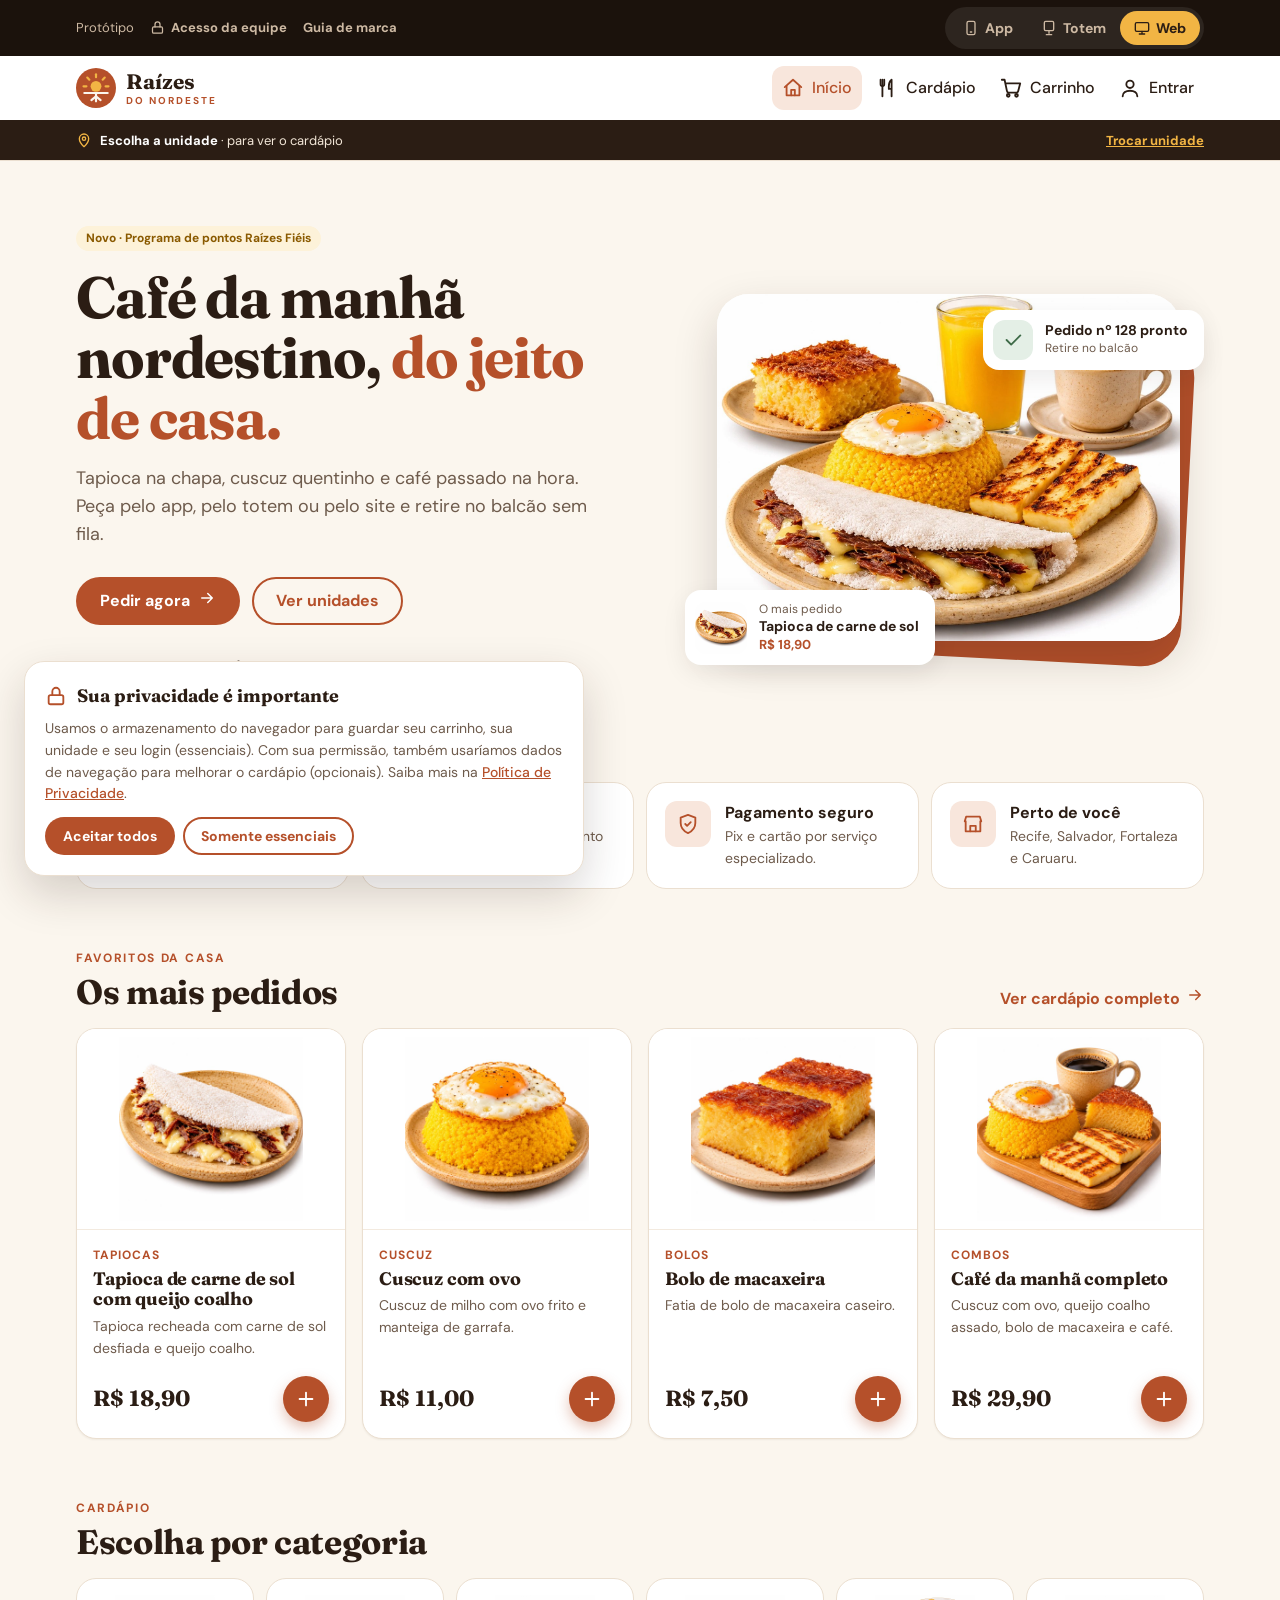
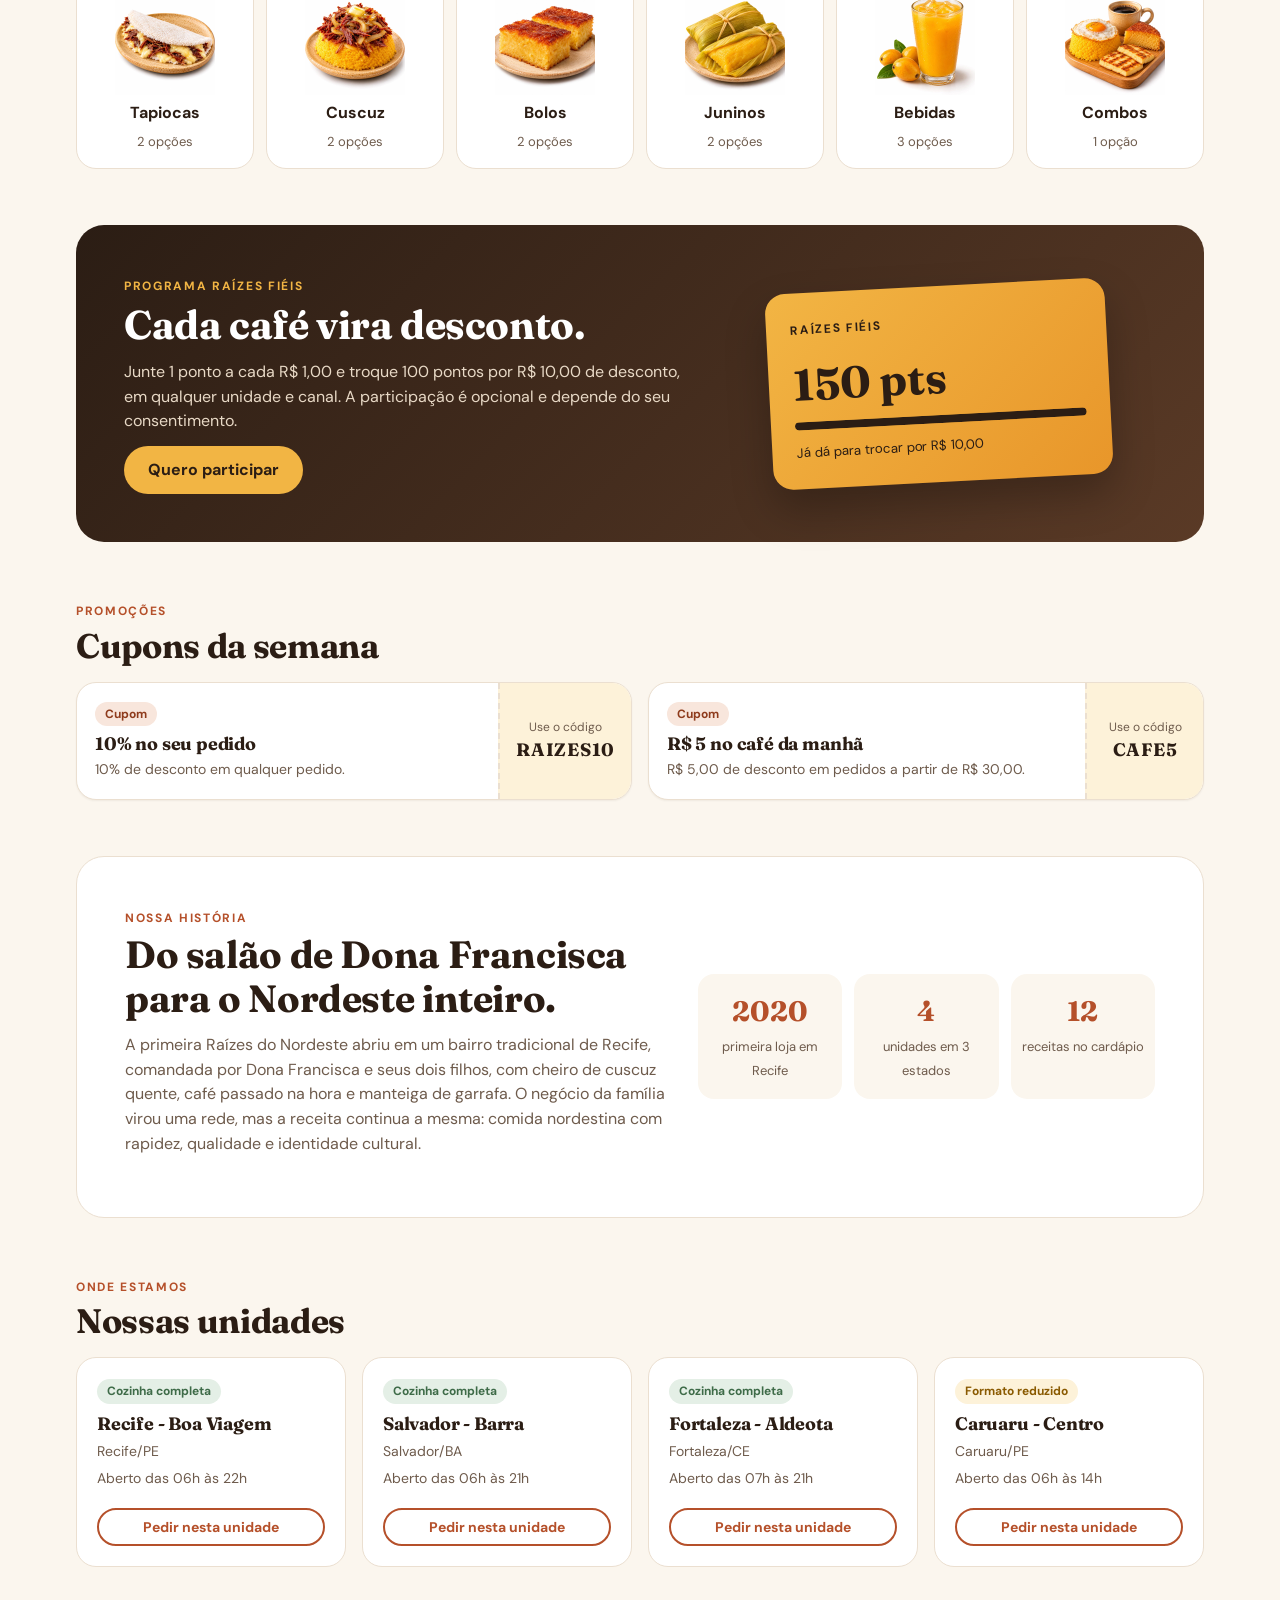
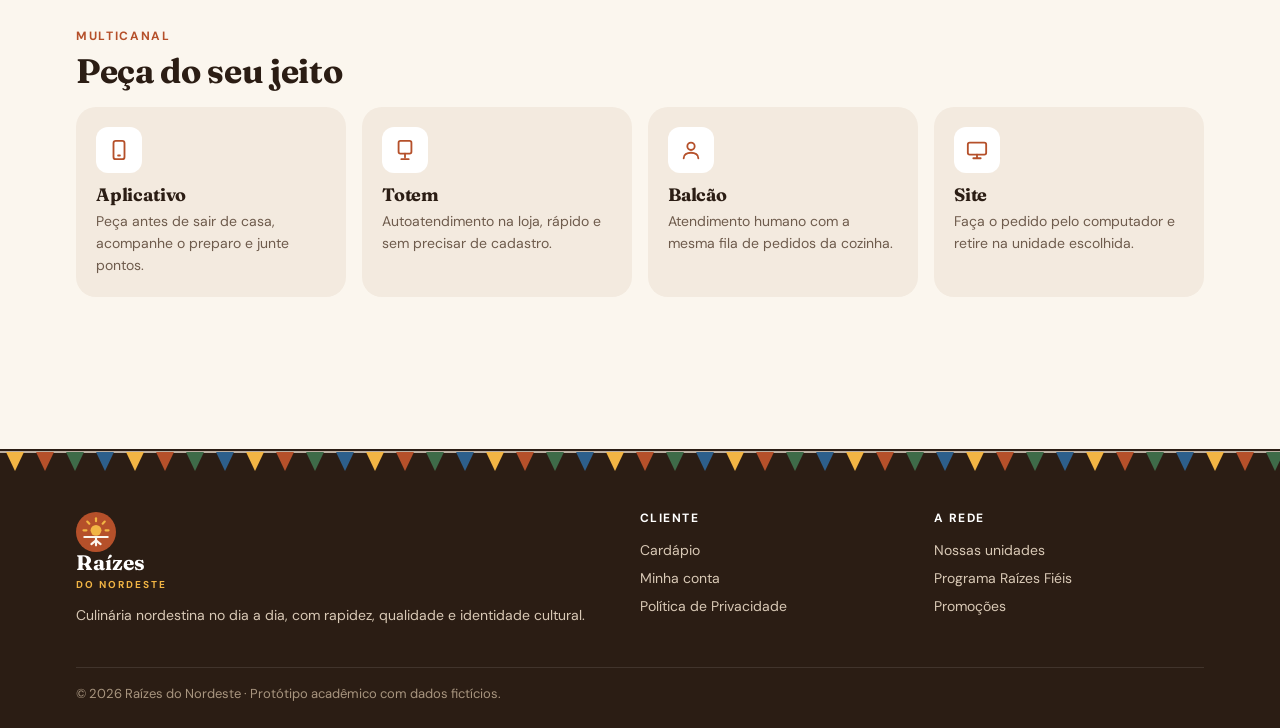
<file: index.html>
<!DOCTYPE html>
<html lang="pt-BR">
<head>
  <meta charset="UTF-8">
  <meta name="viewport" content="width=device-width, initial-scale=1.0">
  <meta name="description" content="Tapioca, cuscuz, bolos e café nordestino. Peça pelo app, totem ou site e retire na loja sem fila.">
  <meta name="theme-color" content="#B5502A">
  <title>Raízes do Nordeste</title>
  <link rel="icon" href="img/logo.svg" type="image/svg+xml">
  <link rel="preconnect" href="https://fonts.googleapis.com">
  <link rel="preconnect" href="https://fonts.gstatic.com" crossorigin>
  <link rel="stylesheet" href="https://fonts.googleapis.com/css2?family=DM+Sans:wght@400;500;700&family=Fraunces:opsz,wght@9..144,600;9..144,700&display=swap">
  <link rel="stylesheet" href="css/style.css?v=14">
</head>
<body>
  <header id="cabecalho"></header>

  <main class="container pagina">

    <!-- Hero -->
    <section class="hero-loja">
      <div class="hero-texto">
        <span class="selo selo-sol">Novo · Programa de pontos Raízes Fiéis</span>
        <h1>Café da manhã nordestino, <span>do jeito de casa.</span></h1>
        <p>Tapioca na chapa, cuscuz quentinho e café passado na hora. Peça pelo app, pelo totem ou pelo site e retire no balcão sem fila.</p>
        <div class="hero-botoes">
          <button class="botao" onclick="irParaCardapio()">Pedir agora <span data-icone="seta"></span></button>
          <a href="#unidades" class="botao botao-secundario">Ver unidades</a>
        </div>
        <div class="hero-numeros">
          <div><strong>~10 min</strong><span>para retirar</span></div>
          <div><strong>4 lojas</strong><span>em 3 estados</span></div>
          <div><strong>3 canais</strong><span>app, totem e site</span></div>
        </div>
      </div>

      <div class="hero-vitrine">
        <div class="hero-foto">
          <img src="img/fotos/hero.jpg" alt="Café da manhã nordestino com tapioca, cuscuz, bolo e café">
        </div>
        <div class="flutuante flutuante-status">
          <span class="icone-caixa" data-icone="check"></span>
          <div><strong>Pedido nº 128 pronto</strong><small>Retire no balcão</small></div>
        </div>
        <div class="flutuante flutuante-produto">
          <img src="img/fotos/tapioca-carne.jpg" alt="">
          <div><small>O mais pedido</small><strong>Tapioca de carne de sol</strong><span class="preco-mini">R$ 18,90</span></div>
        </div>
      </div>
    </section>

    <!-- Benefícios -->
    <section class="beneficios">
      <div class="beneficio">
        <span class="icone-caixa" data-icone="relogio"></span>
        <div><strong>Retirada sem fila</strong><p>Peça antes e só busque no balcão.</p></div>
      </div>
      <div class="beneficio">
        <span class="icone-caixa" data-icone="estrela"></span>
        <div><strong>Ganhe pontos</strong><p>Cada R$ 1,00 vira 1 ponto de desconto.</p></div>
      </div>
      <div class="beneficio">
        <span class="icone-caixa" data-icone="escudo"></span>
        <div><strong>Pagamento seguro</strong><p>Pix e cartão por serviço especializado.</p></div>
      </div>
      <div class="beneficio">
        <span class="icone-caixa" data-icone="loja"></span>
        <div><strong>Perto de você</strong><p>Recife, Salvador, Fortaleza e Caruaru.</p></div>
      </div>
    </section>

    <!-- Mais pedidos -->
    <section class="secao">
      <div class="secao-cabecalho">
        <div>
          <span class="sobretitulo">Favoritos da casa</span>
          <h2 class="titulo-secao">Os mais pedidos</h2>
        </div>
        <a href="#" class="link-seta" onclick="irParaCardapio(); return false;">Ver cardápio completo <span data-icone="seta"></span></a>
      </div>
      <div id="listaDestaques" class="grade-produtos"></div>
    </section>

    <!-- Categorias -->
    <section class="secao">
      <div class="secao-cabecalho">
        <div>
          <span class="sobretitulo">Cardápio</span>
          <h2 class="titulo-secao">Escolha por categoria</h2>
        </div>
      </div>
      <div id="listaCategorias" class="categorias"></div>
    </section>

    <!-- Fidelidade -->
    <section class="banner-fidelidade">
      <div>
        <span class="sobretitulo">Programa Raízes Fiéis</span>
        <h2>Cada café vira desconto.</h2>
        <p>Junte 1 ponto a cada R$ 1,00 e troque 100 pontos por R$ 10,00 de desconto, em qualquer unidade e canal.
        A participação é opcional e depende do seu consentimento.</p>
        <a href="cadastro.html" class="botao botao-sol">Quero participar</a>
      </div>
      <div class="cartao-pontos" aria-hidden="true">
        <span>Raízes Fiéis</span>
        <strong>150 pts</strong>
        <div class="barra-progresso"><div style="width: 100%;"></div></div>
        <small>Já dá para trocar por R$ 10,00</small>
      </div>
    </section>

    <!-- Promoções -->
    <section class="secao">
      <div class="secao-cabecalho">
        <div>
          <span class="sobretitulo">Promoções</span>
          <h2 class="titulo-secao">Cupons da semana</h2>
        </div>
      </div>
      <div id="listaPromocoes" class="grade-promocoes"></div>
    </section>

    <!-- História -->
    <section class="historia">
      <div>
        <span class="sobretitulo">Nossa história</span>
        <h2>Do salão de Dona Francisca para o Nordeste inteiro.</h2>
        <p>A primeira Raízes do Nordeste abriu em um bairro tradicional de Recife, comandada por Dona Francisca e seus dois filhos,
        com cheiro de cuscuz quente, café passado na hora e manteiga de garrafa. O negócio da família virou uma rede,
        mas a receita continua a mesma: comida nordestina com rapidez, qualidade e identidade cultural.</p>
      </div>
      <div class="historia-numeros">
        <div><strong>2020</strong><span>primeira loja em Recife</span></div>
        <div><strong>4</strong><span>unidades em 3 estados</span></div>
        <div><strong>12</strong><span>receitas no cardápio</span></div>
      </div>
    </section>

    <!-- Unidades -->
    <section class="secao" id="unidades">
      <div class="secao-cabecalho">
        <div>
          <span class="sobretitulo">Onde estamos</span>
          <h2 class="titulo-secao">Nossas unidades</h2>
        </div>
      </div>
      <div id="listaUnidades" class="grade-unidades"></div>
    </section>

    <!-- Canais -->
    <section class="secao">
      <div class="secao-cabecalho">
        <div>
          <span class="sobretitulo">Multicanal</span>
          <h2 class="titulo-secao">Peça do seu jeito</h2>
        </div>
      </div>
      <div class="grade-canais">
        <div class="canal">
          <span class="icone-caixa" data-icone="celular"></span>
          <h3>Aplicativo</h3>
          <p>Peça antes de sair de casa, acompanhe o preparo e junte pontos.</p>
        </div>
        <div class="canal">
          <span class="icone-caixa" data-icone="totem"></span>
          <h3>Totem</h3>
          <p>Autoatendimento na loja, rápido e sem precisar de cadastro.</p>
        </div>
        <div class="canal">
          <span class="icone-caixa" data-icone="usuario"></span>
          <h3>Balcão</h3>
          <p>Atendimento humano com a mesma fila de pedidos da cozinha.</p>
        </div>
        <div class="canal">
          <span class="icone-caixa" data-icone="computador"></span>
          <h3>Site</h3>
          <p>Faça o pedido pelo computador e retire na unidade escolhida.</p>
        </div>
      </div>
    </section>
  </main>

  <footer id="rodape"></footer>

  <script src="js/dados.js?v=14"></script>
  <script src="js/comum.js?v=14"></script>
  <script src="js/index.js?v=14"></script>
</body>
</html>
</file>
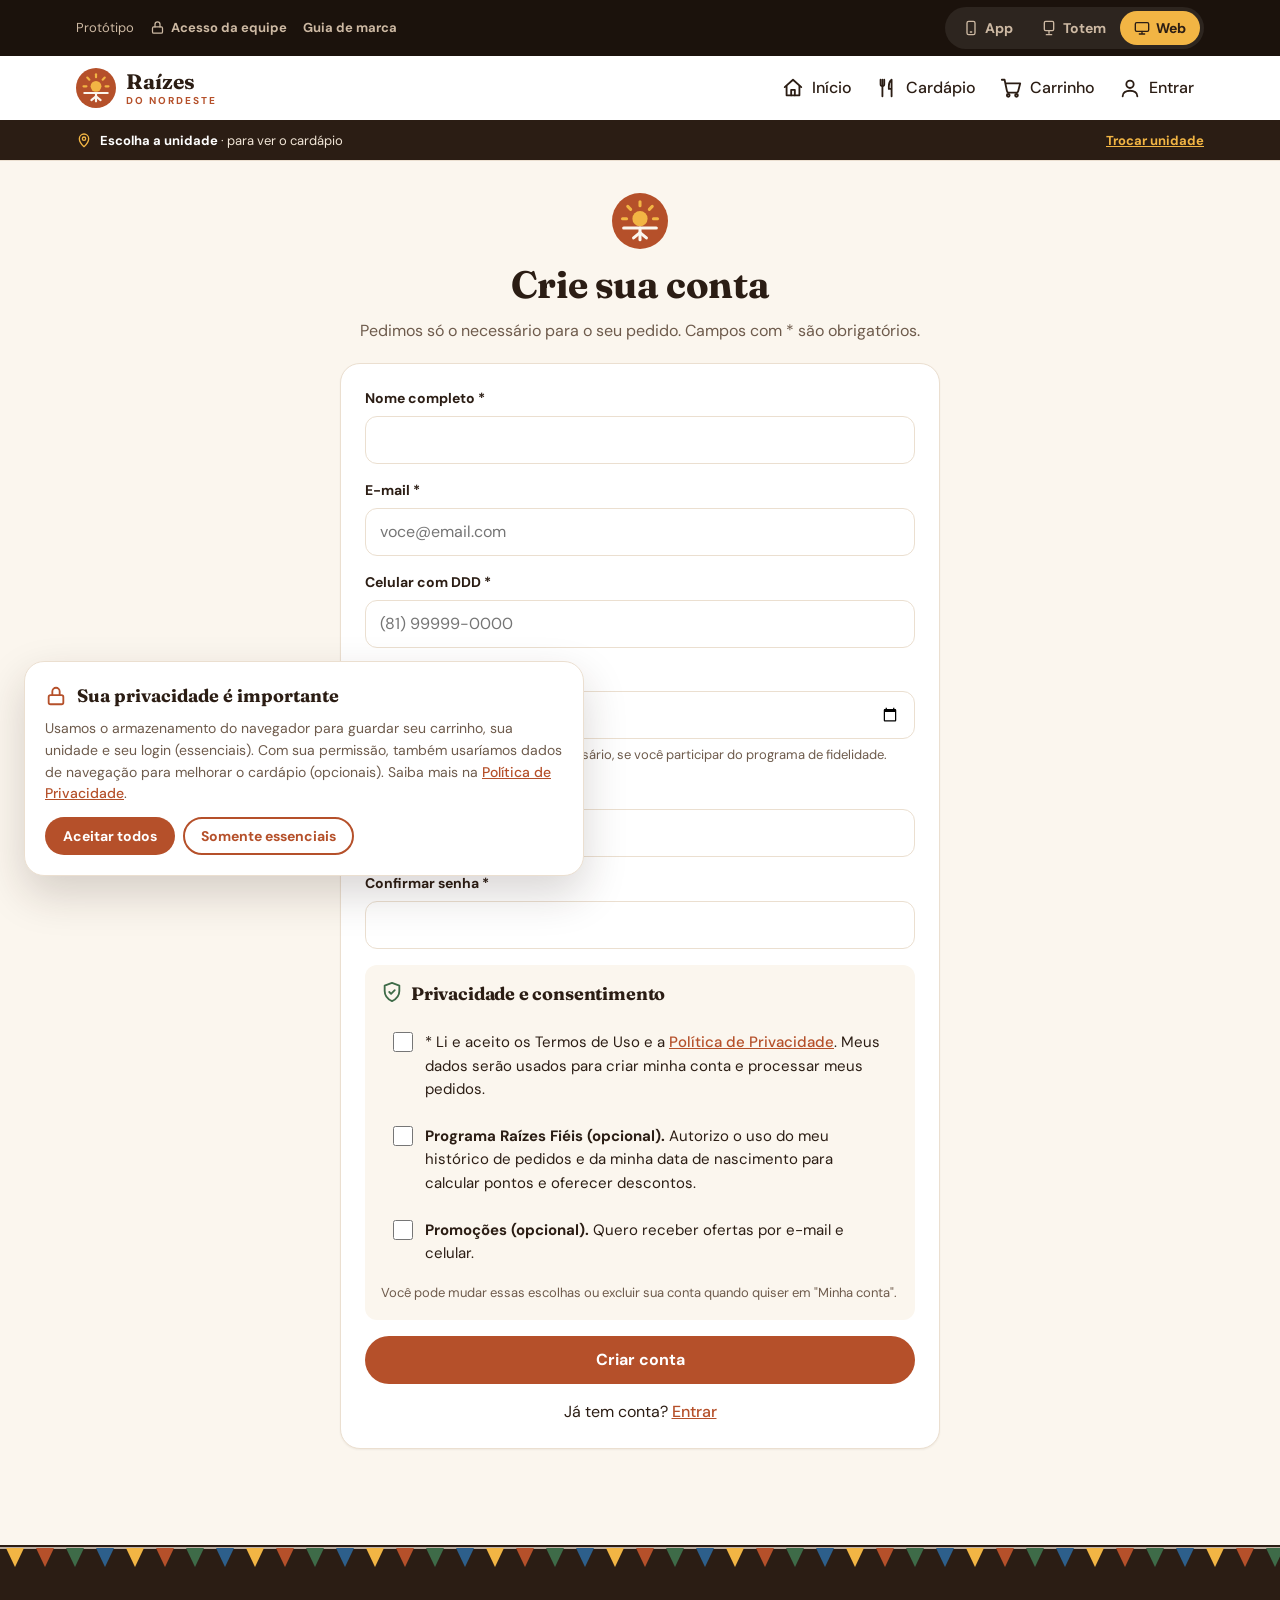
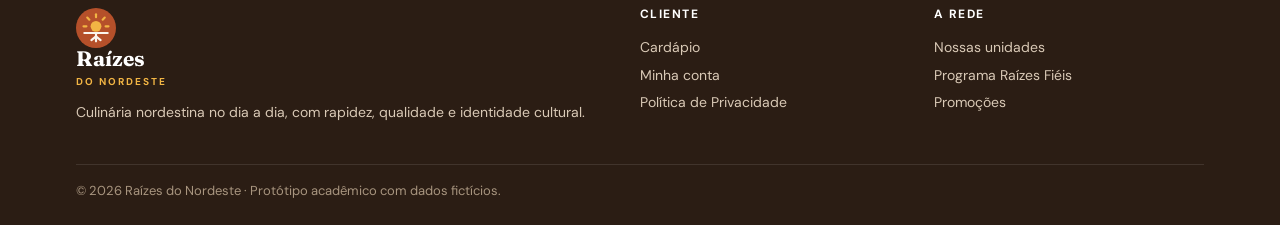
<file: cadastro.html>
<!DOCTYPE html>
<html lang="pt-BR">
<head>
  <meta charset="UTF-8">
  <meta name="viewport" content="width=device-width, initial-scale=1.0">
  <meta name="theme-color" content="#B5502A">
  <title>Cadastro - Raízes do Nordeste</title>
  <link rel="icon" href="img/logo.svg" type="image/svg+xml">
  <link rel="preconnect" href="https://fonts.googleapis.com">
  <link rel="preconnect" href="https://fonts.gstatic.com" crossorigin>
  <link rel="stylesheet" href="https://fonts.googleapis.com/css2?family=DM+Sans:wght@400;500;700&family=Fraunces:opsz,wght@9..144,600;9..144,700&display=swap">
  <link rel="stylesheet" href="css/style.css?v=14">
</head>
<body>
  <header id="cabecalho"></header>

  <main class="container pagina">
    <div class="auth auth-largo">
      <div class="auth-topo">
        <img src="img/logo.svg" alt="">
        <h1>Crie sua conta</h1>
        <p class="texto-suave">Pedimos só o necessário para o seu pedido. Campos com * são obrigatórios.</p>
      </div>

      <section class="cartao">
        <form id="formCadastro" novalidate>
          <div class="campo">
            <label for="nome">Nome completo *</label>
            <input type="text" id="nome" autocomplete="name">
          </div>
          <div class="campo">
            <label for="email">E-mail *</label>
            <input type="email" id="email" autocomplete="email" placeholder="voce@email.com">
          </div>
          <div class="campo">
            <label for="telefone">Celular com DDD *</label>
            <input type="tel" id="telefone" placeholder="(81) 99999-0000" autocomplete="tel">
          </div>
          <div class="campo">
            <label for="nascimento">Data de nascimento (opcional)</label>
            <input type="date" id="nascimento">
            <p class="ajuda">Usada apenas para ofertas de aniversário, se você participar do programa de fidelidade.</p>
          </div>
          <div class="campo">
            <label for="senha">Senha * (mínimo 6 caracteres)</label>
            <input type="password" id="senha" autocomplete="new-password">
          </div>
          <div class="campo">
            <label for="confirmarSenha">Confirmar senha *</label>
            <input type="password" id="confirmarSenha" autocomplete="new-password">
          </div>

          <div class="caixa-consentimento">
            <h3><span data-icone="escudo"></span>Privacidade e consentimento</h3>

            <label class="opcao-check">
              <input type="checkbox" id="aceiteTermos">
              <span>* Li e aceito os Termos de Uso e a <a href="privacidade.html" target="_blank">Política de Privacidade</a>.
              Meus dados serão usados para criar minha conta e processar meus pedidos.</span>
            </label>

            <label class="opcao-check">
              <input type="checkbox" id="aceiteFidelidade">
              <span><strong>Programa Raízes Fiéis (opcional).</strong> Autorizo o uso do meu histórico de pedidos
              e da minha data de nascimento para calcular pontos e oferecer descontos.</span>
            </label>

            <label class="opcao-check">
              <input type="checkbox" id="aceitePromocoes">
              <span><strong>Promoções (opcional).</strong> Quero receber ofertas por e-mail e celular.</span>
            </label>

            <p class="ajuda">Você pode mudar essas escolhas ou excluir sua conta quando quiser em "Minha conta".</p>
          </div>

          <div id="mensagemCadastro" class="mensagem escondido"></div>
          <button type="submit" class="botao botao-bloco">Criar conta</button>
        </form>

        <p class="centro" style="margin: 16px 0 0;">Já tem conta? <a href="login.html">Entrar</a></p>
      </section>
    </div>
  </main>

  <footer id="rodape"></footer>

  <script src="js/dados.js?v=14"></script>
  <script src="js/comum.js?v=14"></script>
  <script src="js/cadastro.js?v=14"></script>
</body>
</html>
</file>
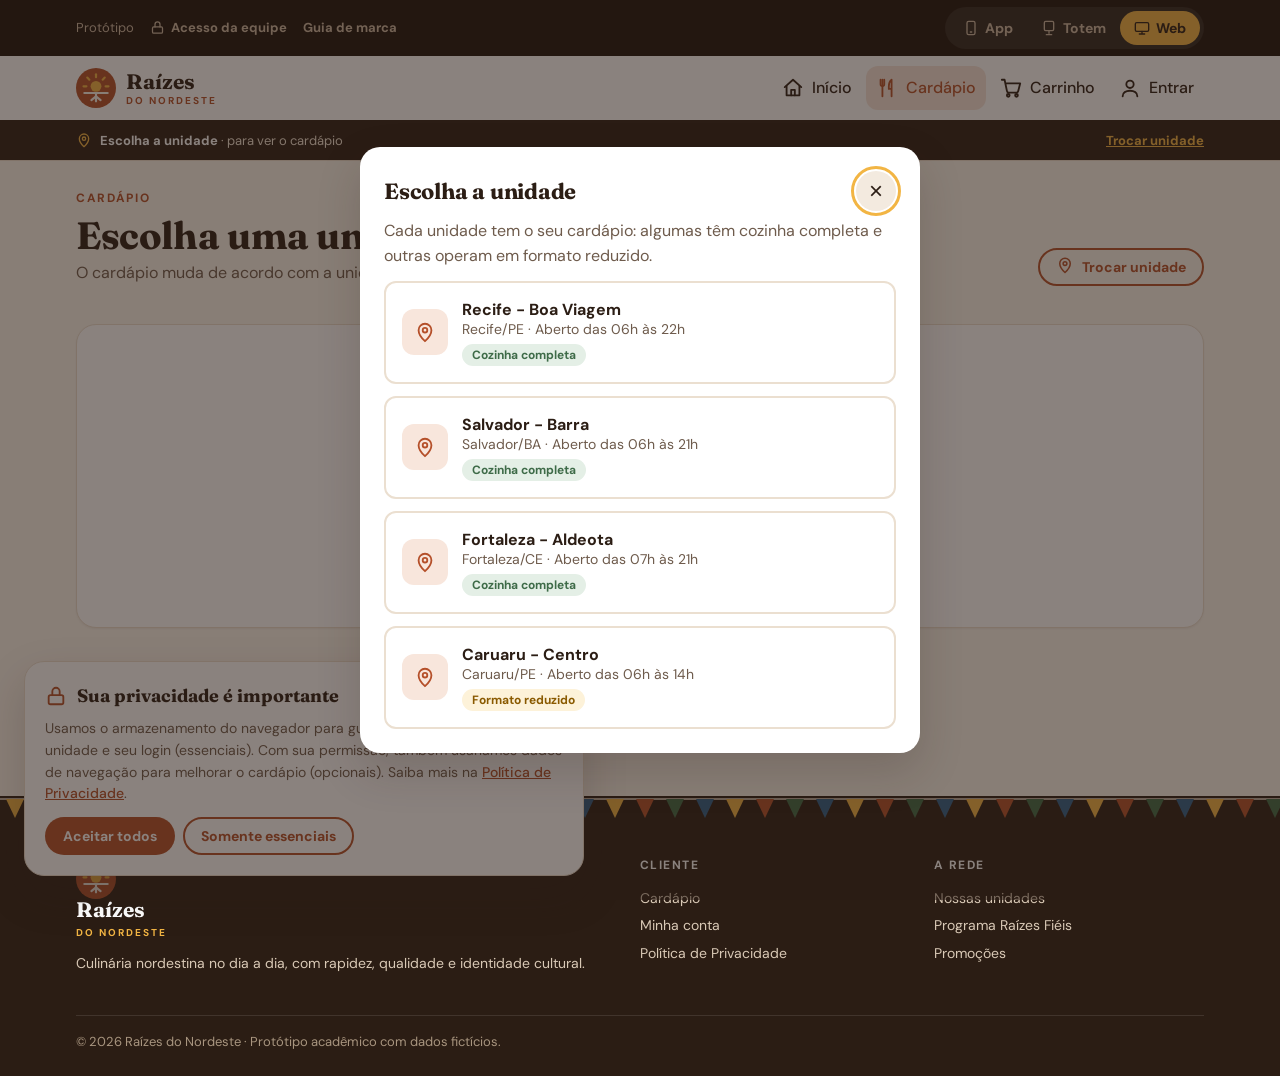
<file: cardapio.html>
<!DOCTYPE html>
<html lang="pt-BR">
<head>
  <meta charset="UTF-8">
  <meta name="viewport" content="width=device-width, initial-scale=1.0">
  <meta name="theme-color" content="#B5502A">
  <title>Cardápio - Raízes do Nordeste</title>
  <link rel="icon" href="img/logo.svg" type="image/svg+xml">
  <link rel="preconnect" href="https://fonts.googleapis.com">
  <link rel="preconnect" href="https://fonts.gstatic.com" crossorigin>
  <link rel="stylesheet" href="https://fonts.googleapis.com/css2?family=DM+Sans:wght@400;500;700&family=Fraunces:opsz,wght@9..144,600;9..144,700&display=swap">
  <link rel="stylesheet" href="css/style.css?v=14">
</head>
<body>
  <header id="cabecalho"></header>

  <main class="container pagina pagina-com-barra">
    <div class="pagina-topo">
      <div>
        <span class="sobretitulo">Cardápio</span>
        <h1 id="nomeUnidade"></h1>
        <p id="infoUnidade" class="texto-suave"></p>
      </div>
      <button class="botao botao-secundario botao-pequeno" onclick="abrirSeletorUnidade()"><span data-icone="local"></span>Trocar unidade</button>
    </div>

    <div id="filtros" class="chips"></div>
    <p id="avisoJunino" class="mensagem aviso escondido"></p>

    <div id="listaProdutos" class="grade-produtos"></div>
  </main>

  <a id="barraCarrinho" href="carrinho.html" class="barra-carrinho escondido"></a>

  <footer id="rodape"></footer>

  <script src="js/dados.js?v=14"></script>
  <script src="js/comum.js?v=14"></script>
  <script src="js/cardapio.js?v=14"></script>
</body>
</html>
</file>
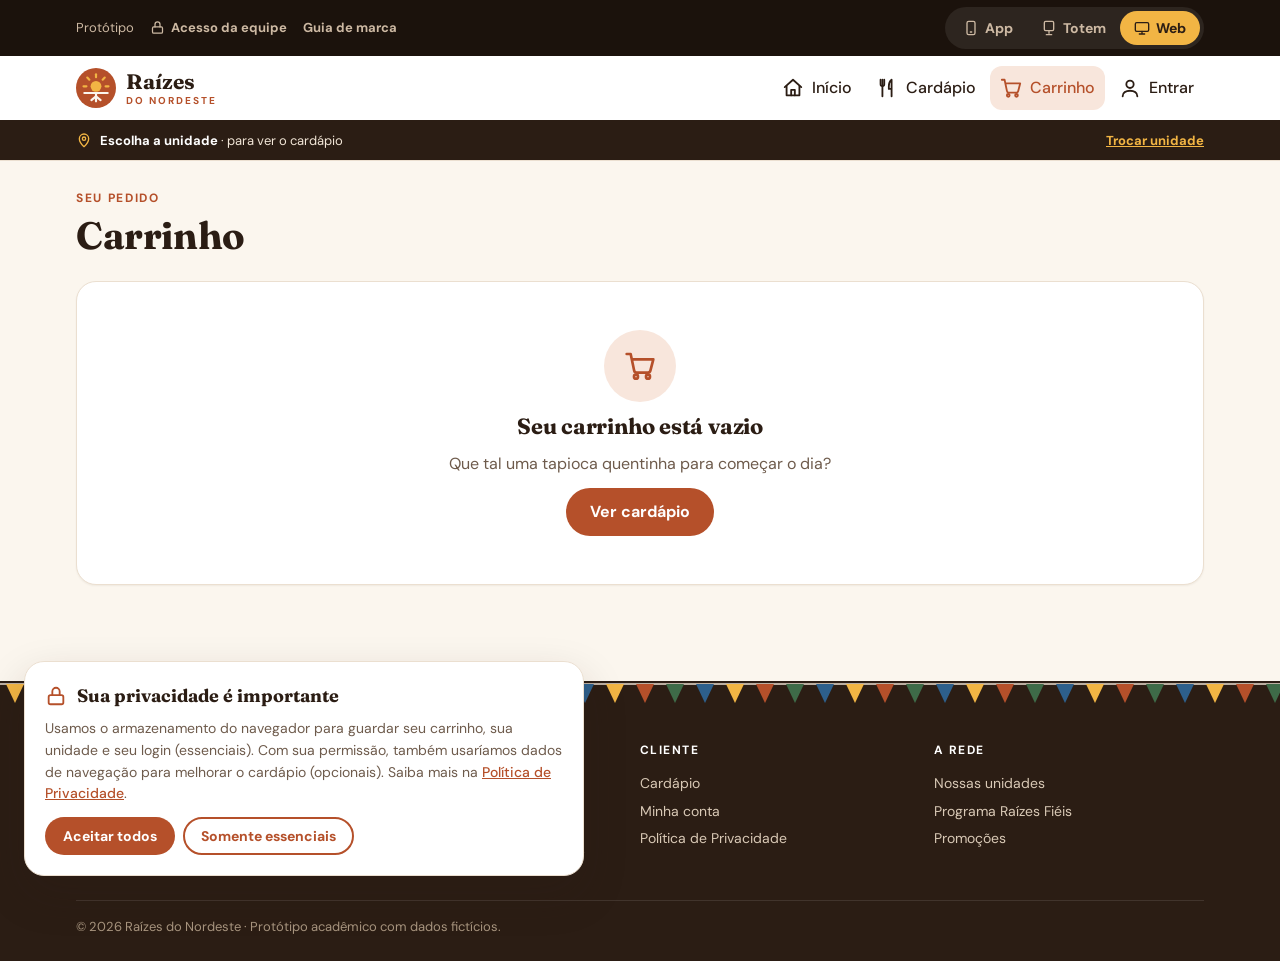
<file: carrinho.html>
<!DOCTYPE html>
<html lang="pt-BR">
<head>
  <meta charset="UTF-8">
  <meta name="viewport" content="width=device-width, initial-scale=1.0">
  <meta name="theme-color" content="#B5502A">
  <title>Carrinho - Raízes do Nordeste</title>
  <link rel="icon" href="img/logo.svg" type="image/svg+xml">
  <link rel="preconnect" href="https://fonts.googleapis.com">
  <link rel="preconnect" href="https://fonts.gstatic.com" crossorigin>
  <link rel="stylesheet" href="https://fonts.googleapis.com/css2?family=DM+Sans:wght@400;500;700&family=Fraunces:opsz,wght@9..144,600;9..144,700&display=swap">
  <link rel="stylesheet" href="css/style.css?v=14">
</head>
<body>
  <header id="cabecalho"></header>

  <main class="container pagina">
    <div class="pagina-topo">
      <div>
        <span class="sobretitulo">Seu pedido</span>
        <h1>Carrinho</h1>
      </div>
    </div>

    <div id="carrinhoVazio" class="cartao estado-vazio escondido">
      <span class="estado-vazio-icone" data-icone="carrinho"></span>
      <h2>Seu carrinho está vazio</h2>
      <p class="texto-suave">Que tal uma tapioca quentinha para começar o dia?</p>
      <a href="cardapio.html" class="botao">Ver cardápio</a>
    </div>

    <div id="areaCarrinho" class="layout-lateral">
      <div class="pilha">
        <section class="cartao">
          <div class="secao-cabecalho">
            <h2>Itens</h2>
            <a href="cardapio.html">+ Adicionar mais</a>
          </div>
          <div id="listaItens"></div>
        </section>

        <section class="cartao">
          <h2>Como você quer receber?</h2>
          <div class="grade-opcoes">
            <label class="opcao-cartao">
              <input type="radio" name="tipo" value="Retirada no balcão">
              <span class="icone-caixa" data-icone="sacola"></span>
              <span><strong>Retirar no balcão</strong><small>Pick-up rápido, sem fila</small></span>
            </label>
            <label class="opcao-cartao">
              <input type="radio" name="tipo" value="Consumir na loja">
              <span class="icone-caixa" data-icone="loja"></span>
              <span><strong>Consumir na loja</strong><small>Levamos até a sua mesa</small></span>
            </label>
          </div>
        </section>
      </div>

      <aside class="cartao">
        <h2>Resumo</h2>

        <label for="campoCupom">Cupom de desconto</label>
        <div class="linha">
          <input type="text" id="campoCupom" placeholder="Ex.: RAIZES10">
          <button id="btnCupom" class="botao botao-secundario">Aplicar</button>
        </div>
        <p id="mensagemCupom" class="mensagem escondido"></p>

        <div id="areaPontos"></div>

        <div class="resumo-linha"><span>Subtotal</span><span id="subtotal"></span></div>
        <div class="resumo-linha"><span>Descontos</span><span id="desconto" class="desconto-valor"></span></div>
        <div class="resumo-linha resumo-total"><span>Total</span><span id="total"></span></div>

        <p id="avisoLogin" class="mensagem info escondido">
          <span data-icone="info"></span>
          <span>Para pedir pelo App ou pelo Site é preciso entrar na sua conta.</span>
        </p>
        <button id="btnContinuar" class="botao botao-bloco" style="margin-top: 16px;">Ir para o pagamento</button>
        <p class="seguro"><span data-icone="cadeado"></span> Pagamento seguro por serviço externo</p>
      </aside>
    </div>
  </main>

  <footer id="rodape"></footer>

  <script src="js/dados.js?v=14"></script>
  <script src="js/comum.js?v=14"></script>
  <script src="js/carrinho.js?v=14"></script>
</body>
</html>
</file>
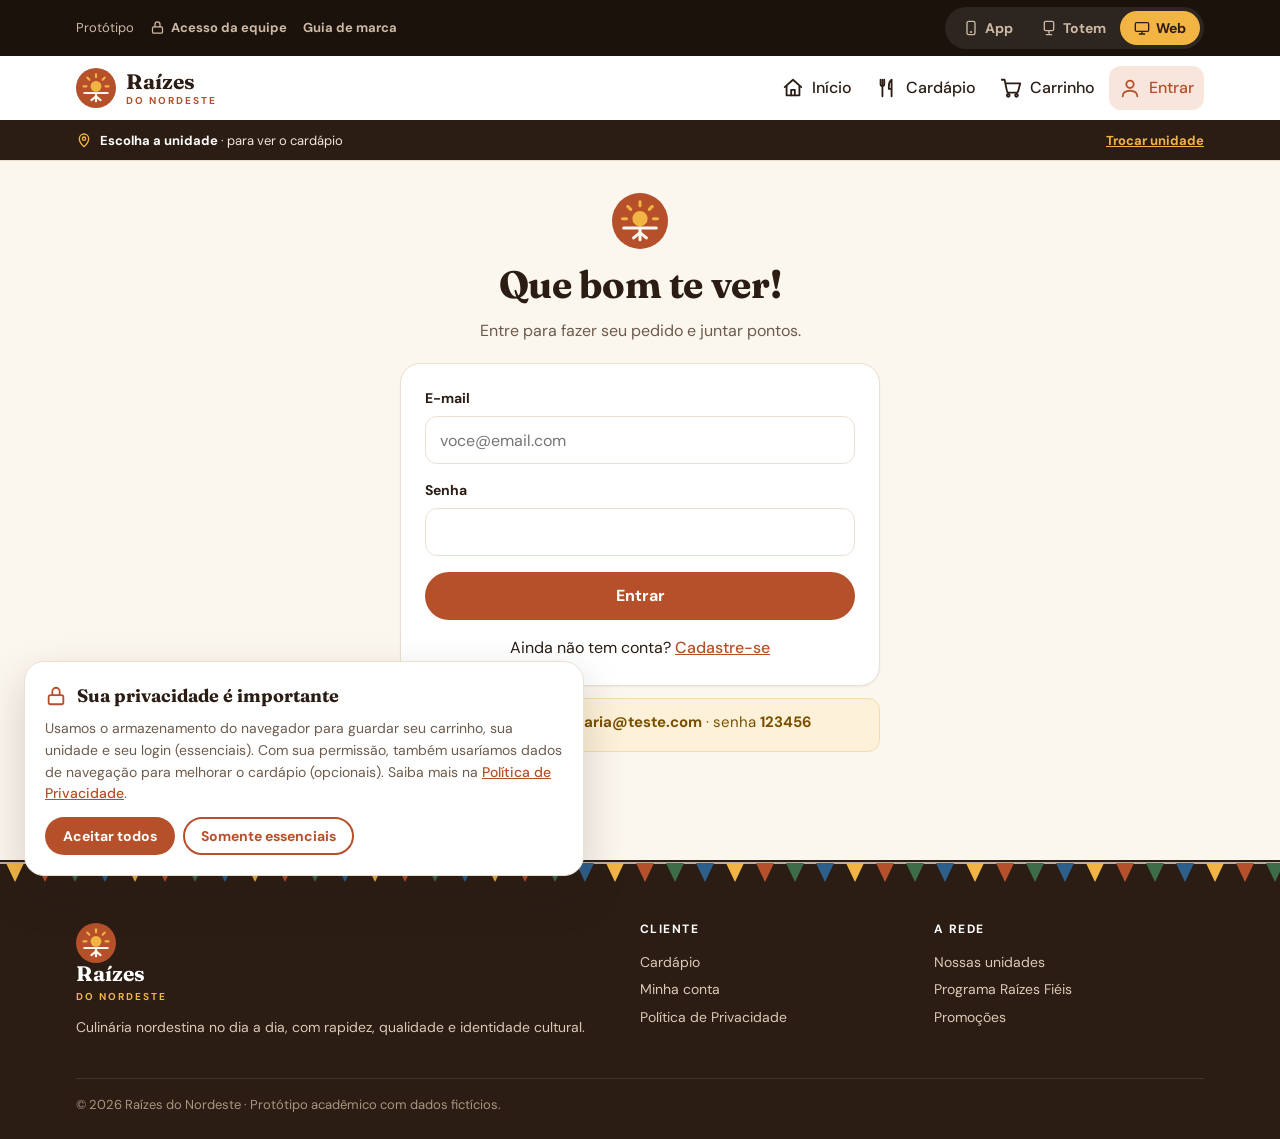
<file: conta.html>
<!DOCTYPE html>
<html lang="pt-BR">
<head>
  <meta charset="UTF-8">
  <meta name="viewport" content="width=device-width, initial-scale=1.0">
  <meta name="theme-color" content="#B5502A">
  <title>Minha conta - Raízes do Nordeste</title>
  <link rel="icon" href="img/logo.svg" type="image/svg+xml">
  <link rel="preconnect" href="https://fonts.googleapis.com">
  <link rel="preconnect" href="https://fonts.gstatic.com" crossorigin>
  <link rel="stylesheet" href="https://fonts.googleapis.com/css2?family=DM+Sans:wght@400;500;700&family=Fraunces:opsz,wght@9..144,600;9..144,700&display=swap">
  <link rel="stylesheet" href="css/style.css?v=14">
</head>
<body>
  <header id="cabecalho"></header>

  <main class="container pagina">
    <div class="pagina-topo">
      <div class="perfil">
        <span id="avatar" class="avatar"></span>
        <div>
          <span class="sobretitulo">Minha conta</span>
          <h1 id="nomePerfil"></h1>
        </div>
      </div>
      <button id="btnSair" class="botao botao-fantasma botao-pequeno"><span data-icone="sair"></span>Sair</button>
    </div>

    <div class="layout-lateral">
      <div class="pilha">
        <section id="areaFidelidade" class="cartao-fidelidade"></section>

        <section class="cartao">
          <h2>Meus pedidos</h2>
          <div id="listaPedidos" class="lista-pedidos"></div>
        </section>

        <section class="cartao">
          <h2>Meus dados</h2>
          <div class="campo">
            <label for="nome">Nome completo</label>
            <input type="text" id="nome">
          </div>
          <div class="campo">
            <label for="telefone">Celular</label>
            <input type="tel" id="telefone">
          </div>
          <div class="campo">
            <label for="email">E-mail</label>
            <input type="email" id="email" disabled>
          </div>
          <p id="mensagemDados" class="mensagem escondido"></p>
          <button id="btnSalvarDados" class="botao">Salvar alterações</button>
        </section>
      </div>

      <aside class="pilha">
        <section class="cartao">
          <h2>Privacidade</h2>
          <p class="texto-suave">Você decide como seus dados são usados.</p>
          <label class="opcao-check">
            <input type="checkbox" id="checkFidelidade">
            <span><strong>Programa de fidelidade</strong><br>Uso do histórico de pedidos para pontos e descontos</span>
          </label>
          <label class="opcao-check">
            <input type="checkbox" id="checkPromocoes">
            <span><strong>Promoções</strong><br>Ofertas por e-mail e celular</span>
          </label>
          <p id="dataConsentimento" class="ajuda"></p>
          <p id="mensagemPrivacidade" class="mensagem escondido"></p>
          <button id="btnSalvarPrivacidade" class="botao botao-secundario botao-bloco" style="margin-top: 12px;">Salvar preferências</button>
        </section>

        <section class="cartao">
          <h2>Seus direitos (LGPD)</h2>
          <div class="acoes-direitos">
            <button id="btnBaixarDados" class="botao botao-secundario botao-bloco"><span data-icone="download"></span>Baixar meus dados</button>
            <button id="btnExcluirConta" class="botao botao-perigo botao-bloco"><span data-icone="lixeira"></span>Excluir minha conta</button>
            <a href="privacidade.html" class="centro">Ler a Política de Privacidade</a>
          </div>
        </section>
      </aside>
    </div>
  </main>

  <footer id="rodape"></footer>

  <script src="js/dados.js?v=14"></script>
  <script src="js/comum.js?v=14"></script>
  <script src="js/conta.js?v=14"></script>
</body>
</html>
</file>
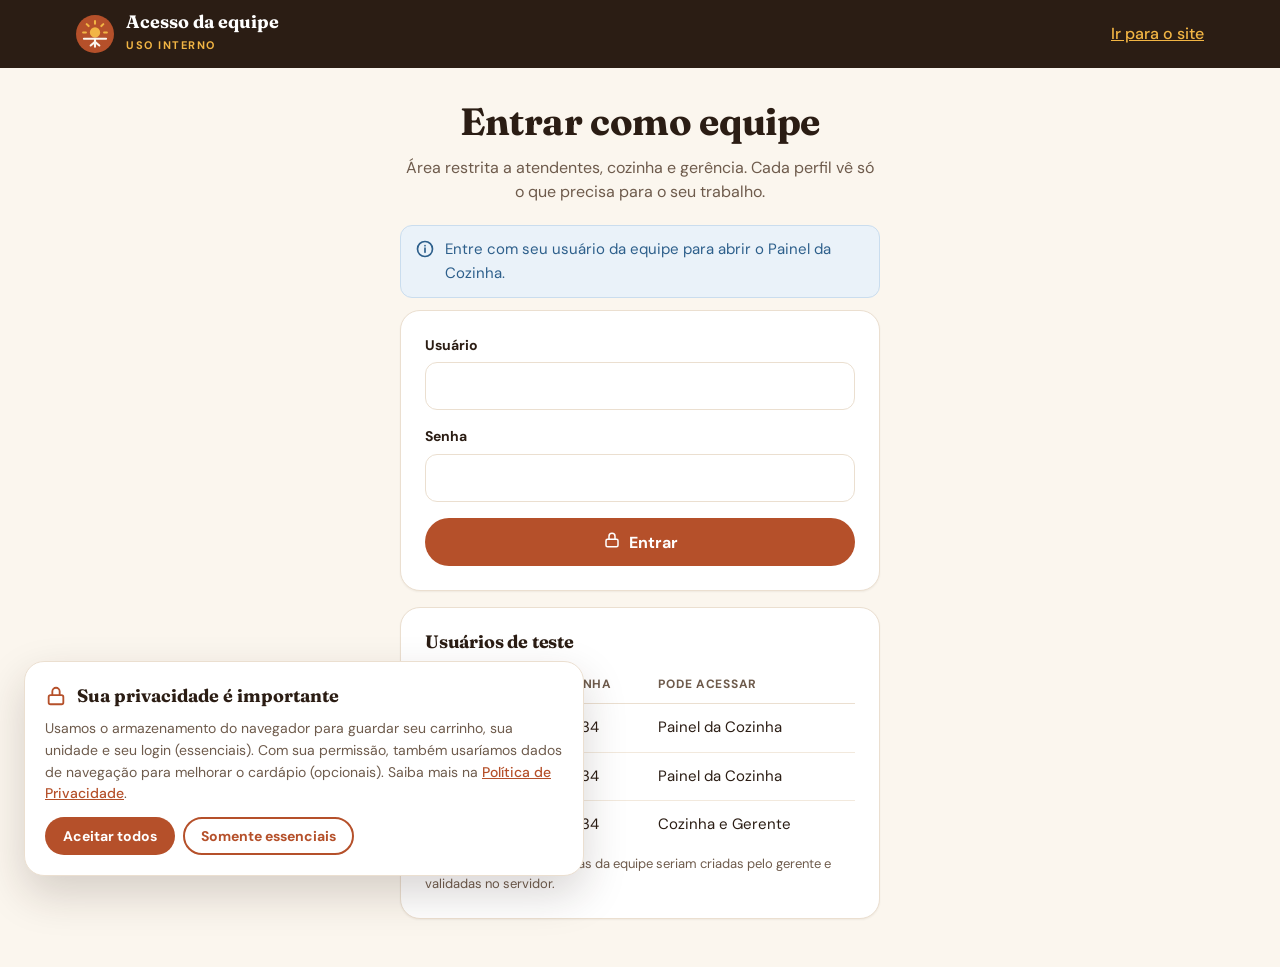
<file: cozinha.html>
<!DOCTYPE html>
<html lang="pt-BR">
<head>
  <meta charset="UTF-8">
  <meta name="viewport" content="width=device-width, initial-scale=1.0">
  <meta name="theme-color" content="#2B1D14">
  <title>Painel da Cozinha - Raízes do Nordeste</title>
  <link rel="icon" href="img/logo.svg" type="image/svg+xml">
  <link rel="preconnect" href="https://fonts.googleapis.com">
  <link rel="preconnect" href="https://fonts.gstatic.com" crossorigin>
  <link rel="stylesheet" href="https://fonts.googleapis.com/css2?family=DM+Sans:wght@400;500;700&family=Fraunces:opsz,wght@9..144,600;9..144,700&display=swap">
  <link rel="stylesheet" href="css/style.css?v=14">
</head>
<body>
  <header class="painel-topo">
    <div class="container">
      <div class="painel-titulo">
        <img src="img/logo.svg" alt="">
        <div>
          <strong>Painel da Cozinha</strong>
          <small>Atendimento e produção</small>
        </div>
      </div>
      <div class="painel-acoes">
        <span id="nomeEquipe"></span>
        <a id="linkPainelGerente" href="gerente.html">Painel do Gerente</a>
        <button class="botao botao-sol botao-pequeno" onclick="sairEquipe()">Sair</button>
      </div>
    </div>
  </header>

  <main class="container pagina">
    <div class="pagina-topo">
      <div>
        <h1>Fila de pedidos</h1>
        <p class="texto-suave">Pedidos pagos aguardando produção. Por privacidade, aparece só o primeiro nome do cliente.</p>
      </div>
      <div class="campo-filtro">
        <label for="filtroUnidade">Unidade</label>
        <select id="filtroUnidade"></select>
      </div>
    </div>

    <div class="quadro">
      <section class="coluna coluna-recebido">
        <div class="coluna-titulo"><span>Recebidos</span><span id="contaRecebido" class="selo selo-sol">0</span></div>
        <div id="colunaRecebido"></div>
      </section>
      <section class="coluna coluna-preparo">
        <div class="coluna-titulo"><span>Em preparo</span><span id="contaPreparo" class="selo selo-terracota">0</span></div>
        <div id="colunaPreparo"></div>
      </section>
      <section class="coluna coluna-pronto">
        <div class="coluna-titulo"><span>Prontos para retirada</span><span id="contaPronto" class="selo selo-verde">0</span></div>
        <div id="colunaPronto"></div>
      </section>
    </div>
  </main>

  <footer id="rodape"></footer>

  <script src="js/dados.js?v=14"></script>
  <script src="js/comum.js?v=14"></script>
  <script src="js/cozinha.js?v=14"></script>
</body>
</html>
</file>
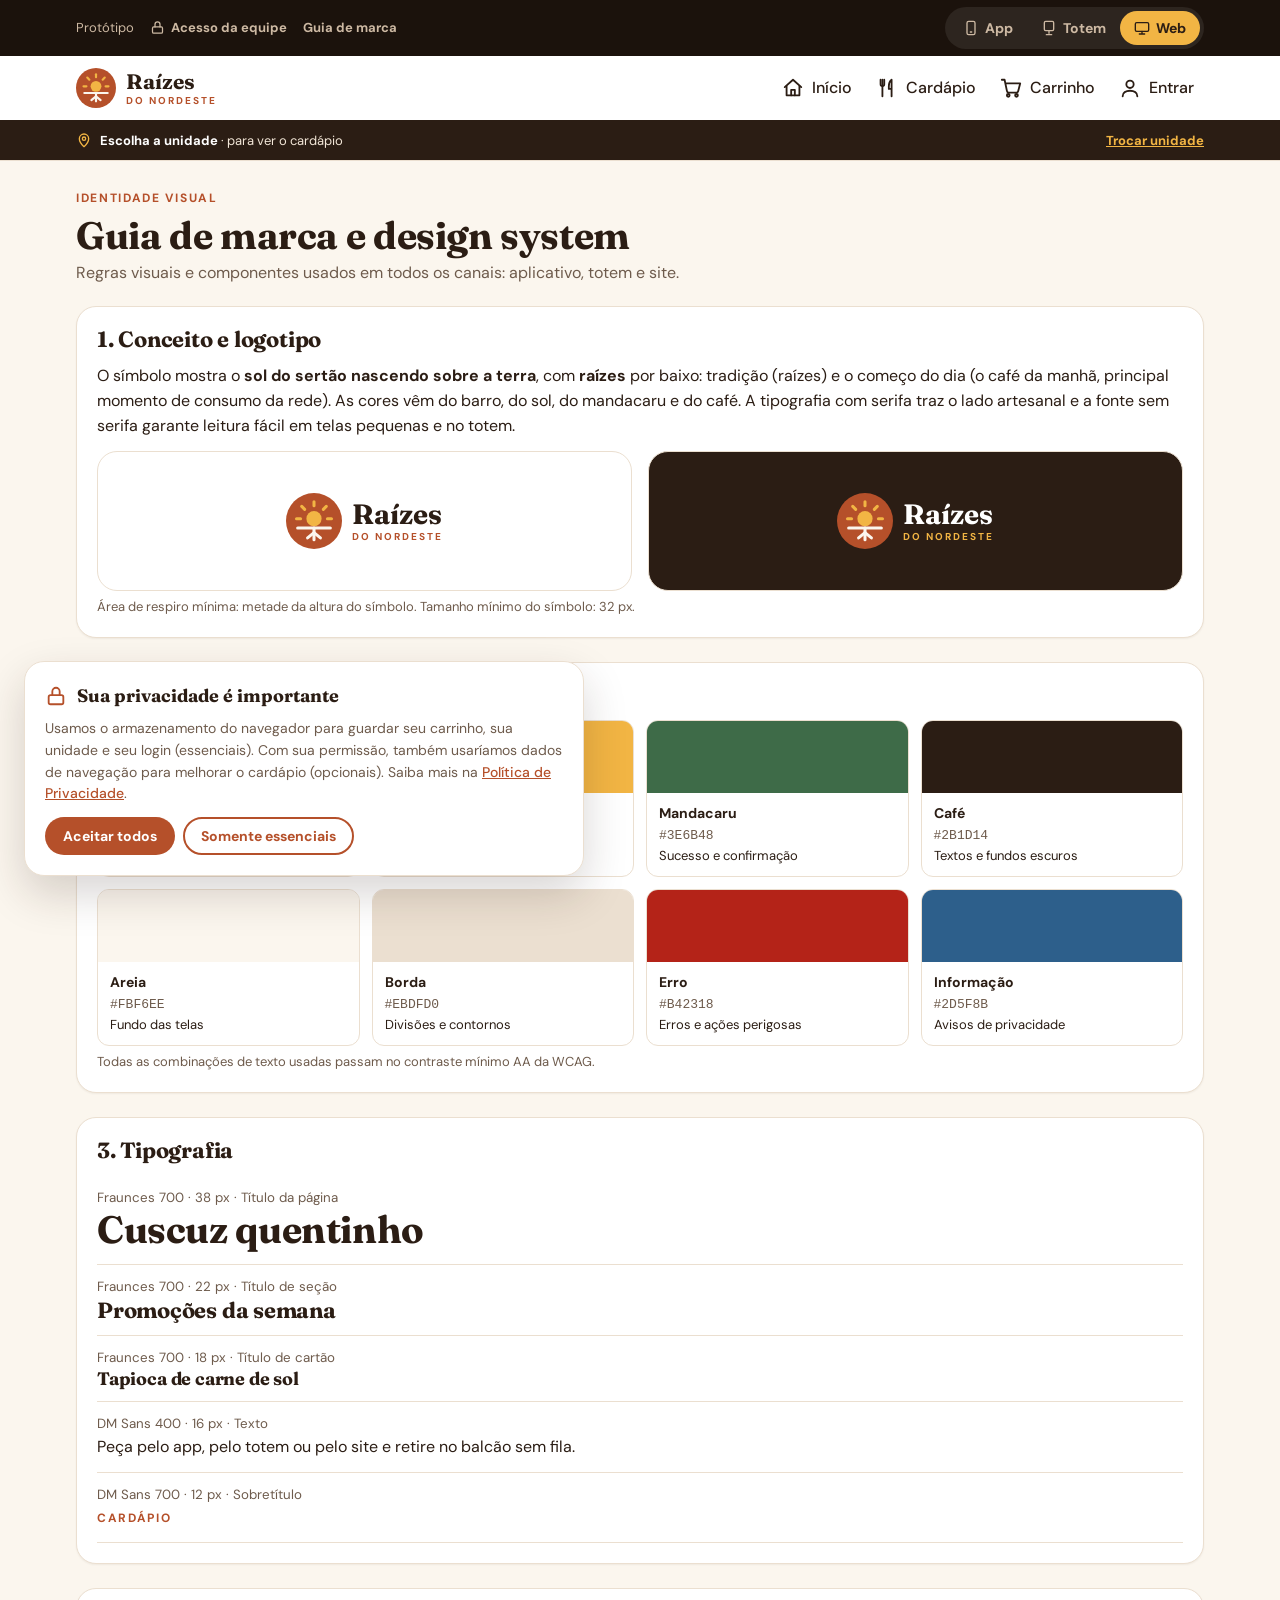
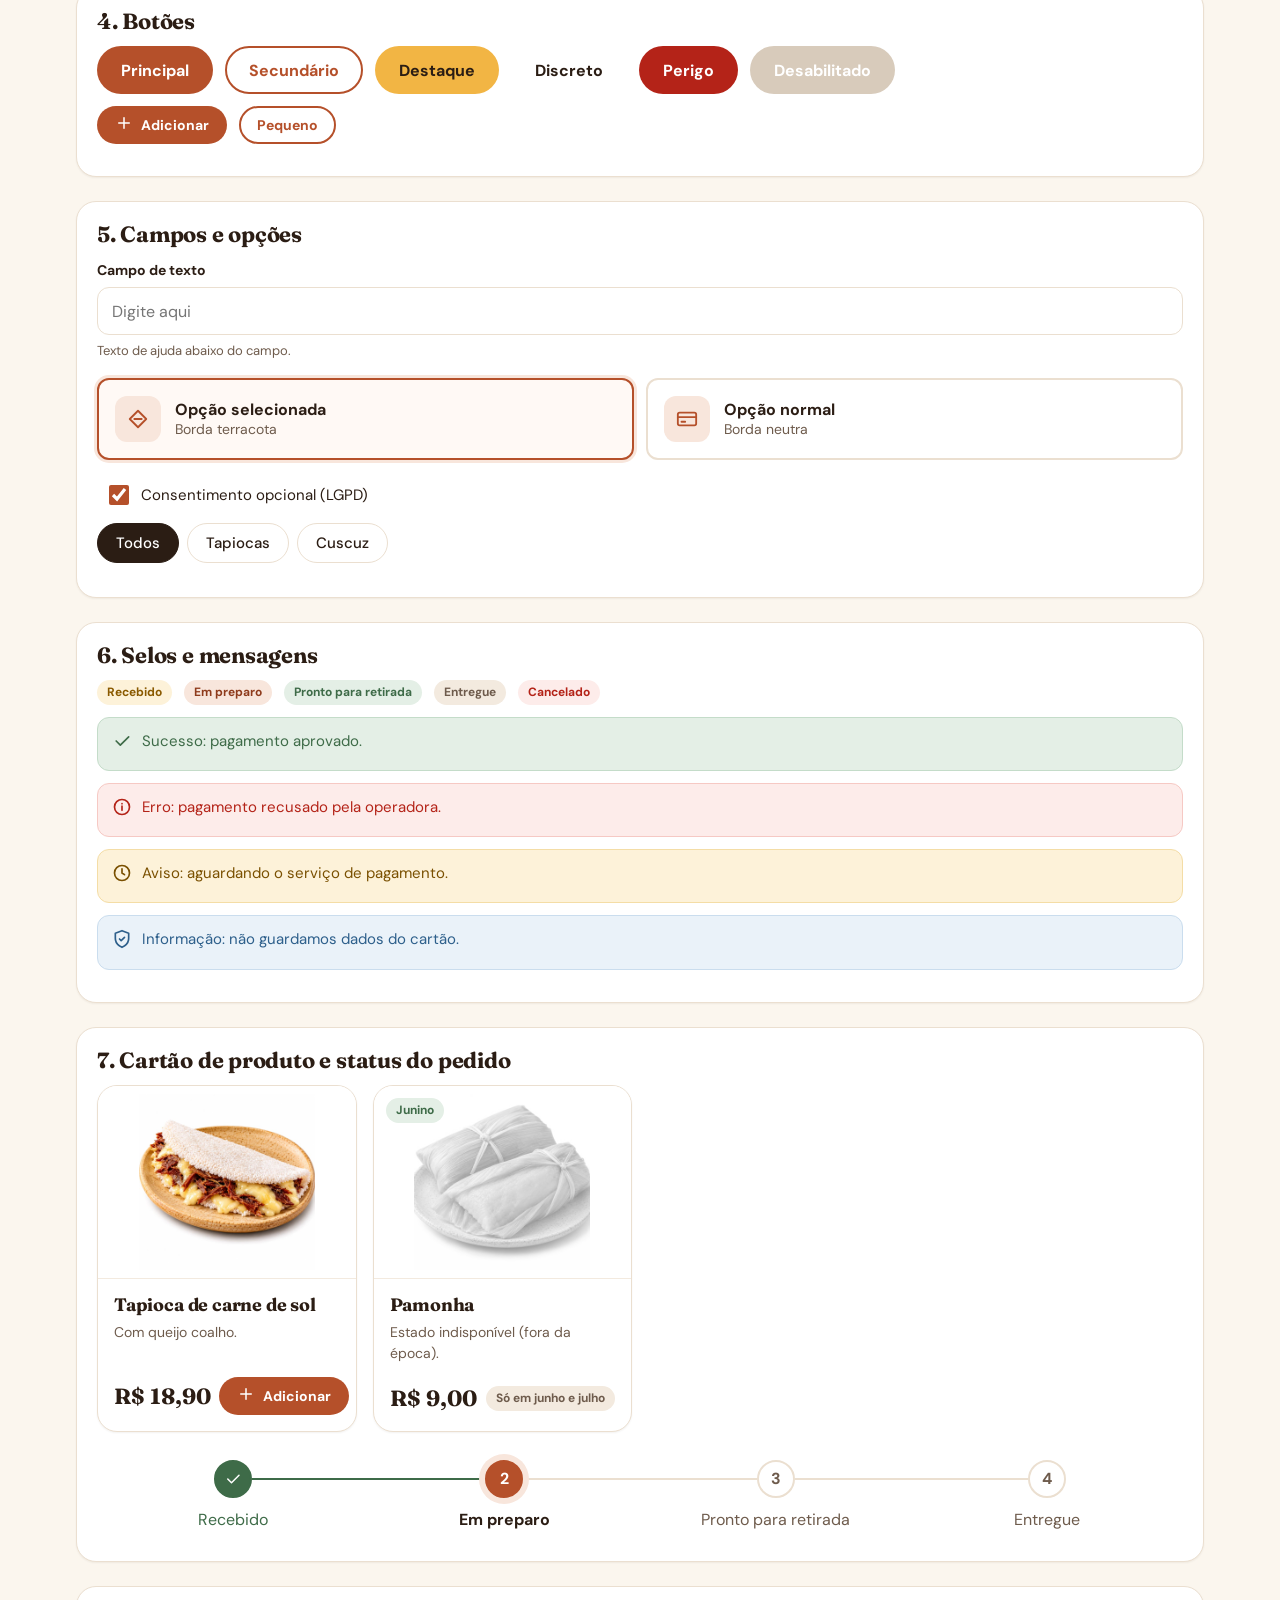
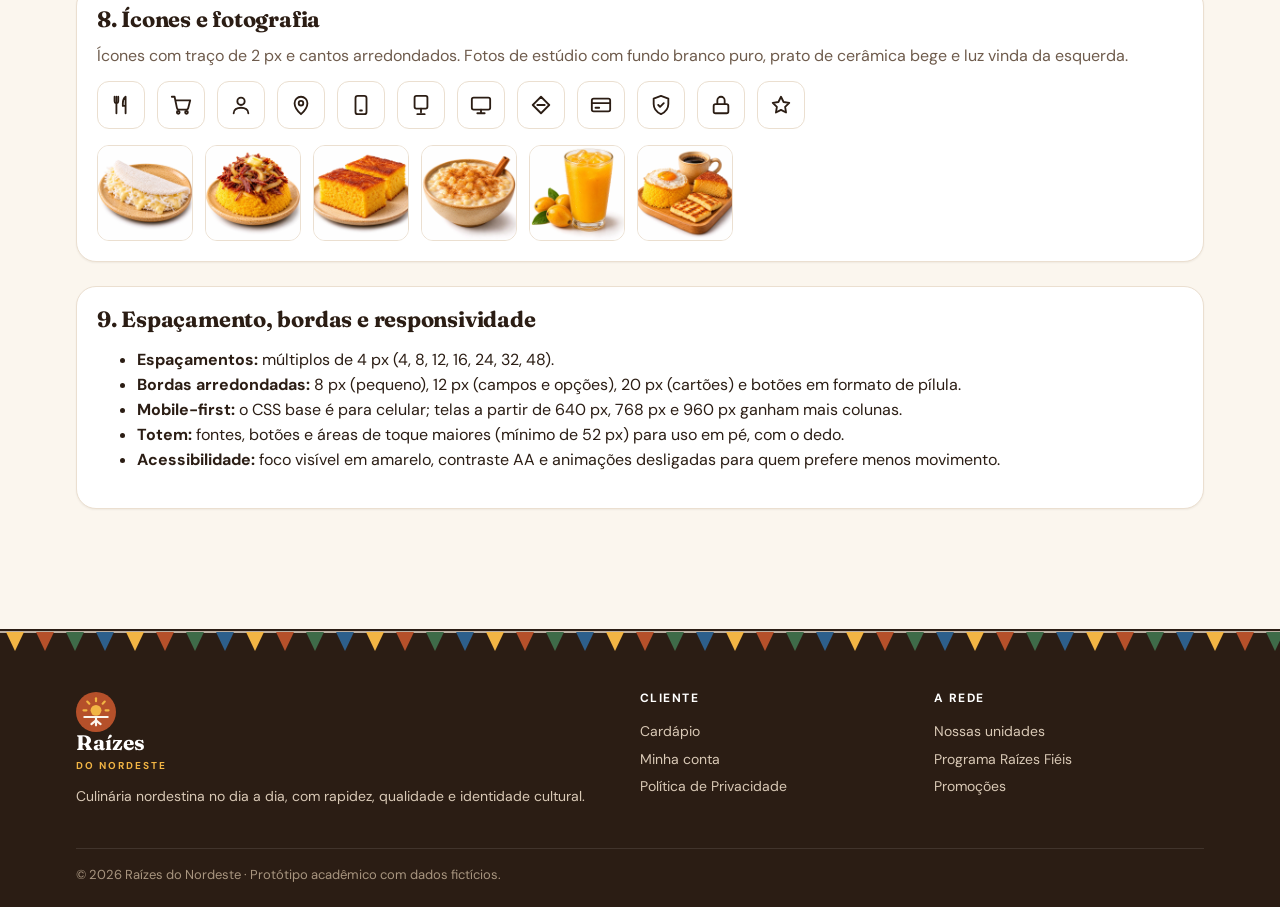
<file: design-system.html>
<!DOCTYPE html>
<html lang="pt-BR">
<head>
  <meta charset="UTF-8">
  <meta name="viewport" content="width=device-width, initial-scale=1.0">
  <meta name="theme-color" content="#B5502A">
  <title>Guia de Marca - Raízes do Nordeste</title>
  <link rel="icon" href="img/logo.svg" type="image/svg+xml">
  <link rel="preconnect" href="https://fonts.googleapis.com">
  <link rel="preconnect" href="https://fonts.gstatic.com" crossorigin>
  <link rel="stylesheet" href="https://fonts.googleapis.com/css2?family=DM+Sans:wght@400;500;700&family=Fraunces:opsz,wght@9..144,600;9..144,700&display=swap">
  <link rel="stylesheet" href="css/style.css?v=14">
</head>
<body>
  <header id="cabecalho"></header>

  <main class="container pagina">
    <div class="pagina-topo">
      <div>
        <span class="sobretitulo">Identidade visual</span>
        <h1>Guia de marca e design system</h1>
        <p class="texto-suave">Regras visuais e componentes usados em todos os canais: aplicativo, totem e site.</p>
      </div>
    </div>

    <!-- Conceito e logo -->
    <section class="cartao ds-secao">
      <h2>1. Conceito e logotipo</h2>
      <p>
        O símbolo mostra o <strong>sol do sertão nascendo sobre a terra</strong>, com <strong>raízes</strong> por baixo:
        tradição (raízes) e o começo do dia (o café da manhã, principal momento de consumo da rede).
        As cores vêm do barro, do sol, do mandacaru e do café. A tipografia com serifa traz o lado artesanal e
        a fonte sem serifa garante leitura fácil em telas pequenas e no totem.
      </p>
      <div class="ds-logos">
        <div class="ds-logo">
          <a href="index.html" class="marca"><img src="img/logo.svg" alt="Logotipo Raízes do Nordeste"><span class="marca-nome">Raízes<small>do Nordeste</small></span></a>
        </div>
        <div class="ds-logo ds-logo-escuro">
          <a href="index.html" class="marca"><img src="img/logo.svg" alt="Logotipo Raízes do Nordeste em fundo escuro"><span class="marca-nome">Raízes<small>do Nordeste</small></span></a>
        </div>
      </div>
      <p class="ajuda">Área de respiro mínima: metade da altura do símbolo. Tamanho mínimo do símbolo: 32 px.</p>
    </section>

    <!-- Cores -->
    <section class="cartao ds-secao">
      <h2>2. Cores</h2>
      <div class="ds-cores">
        <div class="amostra"><div class="amostra-cor" style="background: #B5502A;"></div><div class="amostra-info"><strong>Terracota</strong><code>#B5502A</code><br>Ações principais e marca</div></div>
        <div class="amostra"><div class="amostra-cor" style="background: #F2B544;"></div><div class="amostra-info"><strong>Sol</strong><code>#F2B544</code><br>Destaques e fidelidade</div></div>
        <div class="amostra"><div class="amostra-cor" style="background: #3E6B48;"></div><div class="amostra-info"><strong>Mandacaru</strong><code>#3E6B48</code><br>Sucesso e confirmação</div></div>
        <div class="amostra"><div class="amostra-cor" style="background: #2B1D14;"></div><div class="amostra-info"><strong>Café</strong><code>#2B1D14</code><br>Textos e fundos escuros</div></div>
        <div class="amostra"><div class="amostra-cor" style="background: #FBF6EE;"></div><div class="amostra-info"><strong>Areia</strong><code>#FBF6EE</code><br>Fundo das telas</div></div>
        <div class="amostra"><div class="amostra-cor" style="background: #EBDFD0;"></div><div class="amostra-info"><strong>Borda</strong><code>#EBDFD0</code><br>Divisões e contornos</div></div>
        <div class="amostra"><div class="amostra-cor" style="background: #B42318;"></div><div class="amostra-info"><strong>Erro</strong><code>#B42318</code><br>Erros e ações perigosas</div></div>
        <div class="amostra"><div class="amostra-cor" style="background: #2D5F8B;"></div><div class="amostra-info"><strong>Informação</strong><code>#2D5F8B</code><br>Avisos de privacidade</div></div>
      </div>
      <p class="ajuda">Todas as combinações de texto usadas passam no contraste mínimo AA da WCAG.</p>
    </section>

    <!-- Tipografia -->
    <section class="cartao ds-secao">
      <h2>3. Tipografia</h2>
      <div class="ds-tipo"><small>Fraunces 700 · 38 px · Título da página</small><h1 style="margin: 0;">Cuscuz quentinho</h1></div>
      <div class="ds-tipo"><small>Fraunces 700 · 22 px · Título de seção</small><h2 style="margin: 0;">Promoções da semana</h2></div>
      <div class="ds-tipo"><small>Fraunces 700 · 18 px · Título de cartão</small><h3 style="margin: 0;">Tapioca de carne de sol</h3></div>
      <div class="ds-tipo"><small>DM Sans 400 · 16 px · Texto</small><p style="margin: 0;">Peça pelo app, pelo totem ou pelo site e retire no balcão sem fila.</p></div>
      <div class="ds-tipo"><small>DM Sans 700 · 12 px · Sobretítulo</small><span class="sobretitulo" style="margin: 0;">Cardápio</span></div>
    </section>

    <!-- Componentes -->
    <section class="cartao ds-secao">
      <h2>4. Botões</h2>
      <div class="ds-linha">
        <button class="botao">Principal</button>
        <button class="botao botao-secundario">Secundário</button>
        <button class="botao botao-sol">Destaque</button>
        <button class="botao botao-fantasma">Discreto</button>
        <button class="botao botao-perigo">Perigo</button>
        <button class="botao" disabled>Desabilitado</button>
      </div>
      <div class="ds-linha">
        <button class="botao botao-pequeno"><span data-icone="mais"></span>Adicionar</button>
        <button class="botao botao-secundario botao-pequeno">Pequeno</button>
      </div>
    </section>

    <section class="cartao ds-secao">
      <h2>5. Campos e opções</h2>
      <div class="campo">
        <label for="exemploCampo">Campo de texto</label>
        <input type="text" id="exemploCampo" placeholder="Digite aqui">
        <p class="ajuda">Texto de ajuda abaixo do campo.</p>
      </div>
      <div class="grade-opcoes" style="margin-bottom: 12px;">
        <button class="opcao-cartao selecionado"><span class="icone-caixa" data-icone="pix"></span><span><strong>Opção selecionada</strong><small>Borda terracota</small></span></button>
        <button class="opcao-cartao"><span class="icone-caixa" data-icone="cartao"></span><span><strong>Opção normal</strong><small>Borda neutra</small></span></button>
      </div>
      <label class="opcao-check"><input type="checkbox" checked><span>Consentimento opcional (LGPD)</span></label>
      <div class="chips">
        <button class="chip ativo">Todos</button>
        <button class="chip">Tapiocas</button>
        <button class="chip">Cuscuz</button>
      </div>
    </section>

    <section class="cartao ds-secao">
      <h2>6. Selos e mensagens</h2>
      <div class="ds-linha">
        <span class="selo selo-sol">Recebido</span>
        <span class="selo selo-terracota">Em preparo</span>
        <span class="selo selo-verde">Pronto para retirada</span>
        <span class="selo">Entregue</span>
        <span class="selo selo-erro">Cancelado</span>
      </div>
      <p class="mensagem sucesso"><span data-icone="check"></span><span>Sucesso: pagamento aprovado.</span></p>
      <p class="mensagem erro"><span data-icone="info"></span><span>Erro: pagamento recusado pela operadora.</span></p>
      <p class="mensagem aviso"><span data-icone="relogio"></span><span>Aviso: aguardando o serviço de pagamento.</span></p>
      <p class="mensagem info"><span data-icone="escudo"></span><span>Informação: não guardamos dados do cartão.</span></p>
    </section>

    <section class="cartao ds-secao">
      <h2>7. Cartão de produto e status do pedido</h2>
      <div class="grade-produtos" style="margin-bottom: 24px;">
        <article class="produto">
          <div class="produto-imagem"><img src="img/fotos/tapioca-carne.jpg" alt=""></div>
          <div class="produto-corpo">
            <h3>Tapioca de carne de sol</h3>
            <p>Com queijo coalho.</p>
            <div class="produto-rodape"><span class="preco">R$ 18,90</span><button class="botao botao-pequeno"><span data-icone="mais"></span>Adicionar</button></div>
          </div>
        </article>
        <article class="produto produto-indisponivel indisponivel">
          <div class="produto-imagem"><span class="selo selo-verde">Junino</span><img src="img/fotos/pamonha.jpg" alt=""></div>
          <div class="produto-corpo">
            <h3>Pamonha</h3>
            <p>Estado indisponível (fora da época).</p>
            <div class="produto-rodape"><span class="preco">R$ 9,00</span><span class="selo">Só em junho e julho</span></div>
          </div>
        </article>
      </div>
      <ol class="etapas">
        <li class="etapa feita"><span class="etapa-marcador" data-icone="check"></span><span>Recebido</span></li>
        <li class="etapa atual"><span class="etapa-marcador">2</span><span>Em preparo</span></li>
        <li class="etapa"><span class="etapa-marcador">3</span><span>Pronto para retirada</span></li>
        <li class="etapa"><span class="etapa-marcador">4</span><span>Entregue</span></li>
      </ol>
    </section>

    <section class="cartao ds-secao">
      <h2>8. Ícones e fotografia</h2>
      <p class="texto-suave">Ícones com traço de 2 px e cantos arredondados. Fotos de estúdio com fundo branco puro, prato de cerâmica bege e luz vinda da esquerda.</p>
      <div class="ds-icones" style="margin-bottom: 16px;">
        <span data-icone="cardapio"></span><span data-icone="carrinho"></span><span data-icone="usuario"></span>
        <span data-icone="local"></span><span data-icone="celular"></span><span data-icone="totem"></span>
        <span data-icone="computador"></span><span data-icone="pix"></span><span data-icone="cartao"></span>
        <span data-icone="escudo"></span><span data-icone="cadeado"></span><span data-icone="estrela"></span>
      </div>
      <div class="ds-icones">
        <span class="ds-foto"><img src="img/fotos/tapioca-coco.jpg" alt="Tapioca de coco"></span>
        <span class="ds-foto"><img src="img/fotos/cuscuz-charque.jpg" alt="Cuscuz com charque"></span>
        <span class="ds-foto"><img src="img/fotos/bolo-milho.jpg" alt="Bolo de milho"></span>
        <span class="ds-foto"><img src="img/fotos/canjica.jpg" alt="Canjica"></span>
        <span class="ds-foto"><img src="img/fotos/suco-caja.jpg" alt="Suco de cajá"></span>
        <span class="ds-foto"><img src="img/fotos/combo.jpg" alt="Café da manhã completo"></span>
      </div>
    </section>

    <section class="cartao ds-secao">
      <h2>9. Espaçamento, bordas e responsividade</h2>
      <ul>
        <li><strong>Espaçamentos:</strong> múltiplos de 4 px (4, 8, 12, 16, 24, 32, 48).</li>
        <li><strong>Bordas arredondadas:</strong> 8 px (pequeno), 12 px (campos e opções), 20 px (cartões) e botões em formato de pílula.</li>
        <li><strong>Mobile-first:</strong> o CSS base é para celular; telas a partir de 640 px, 768 px e 960 px ganham mais colunas.</li>
        <li><strong>Totem:</strong> fontes, botões e áreas de toque maiores (mínimo de 52 px) para uso em pé, com o dedo.</li>
        <li><strong>Acessibilidade:</strong> foco visível em amarelo, contraste AA e animações desligadas para quem prefere menos movimento.</li>
      </ul>
    </section>
  </main>

  <footer id="rodape"></footer>

  <script src="js/dados.js?v=14"></script>
  <script src="js/comum.js?v=14"></script>
</body>
</html>
</file>
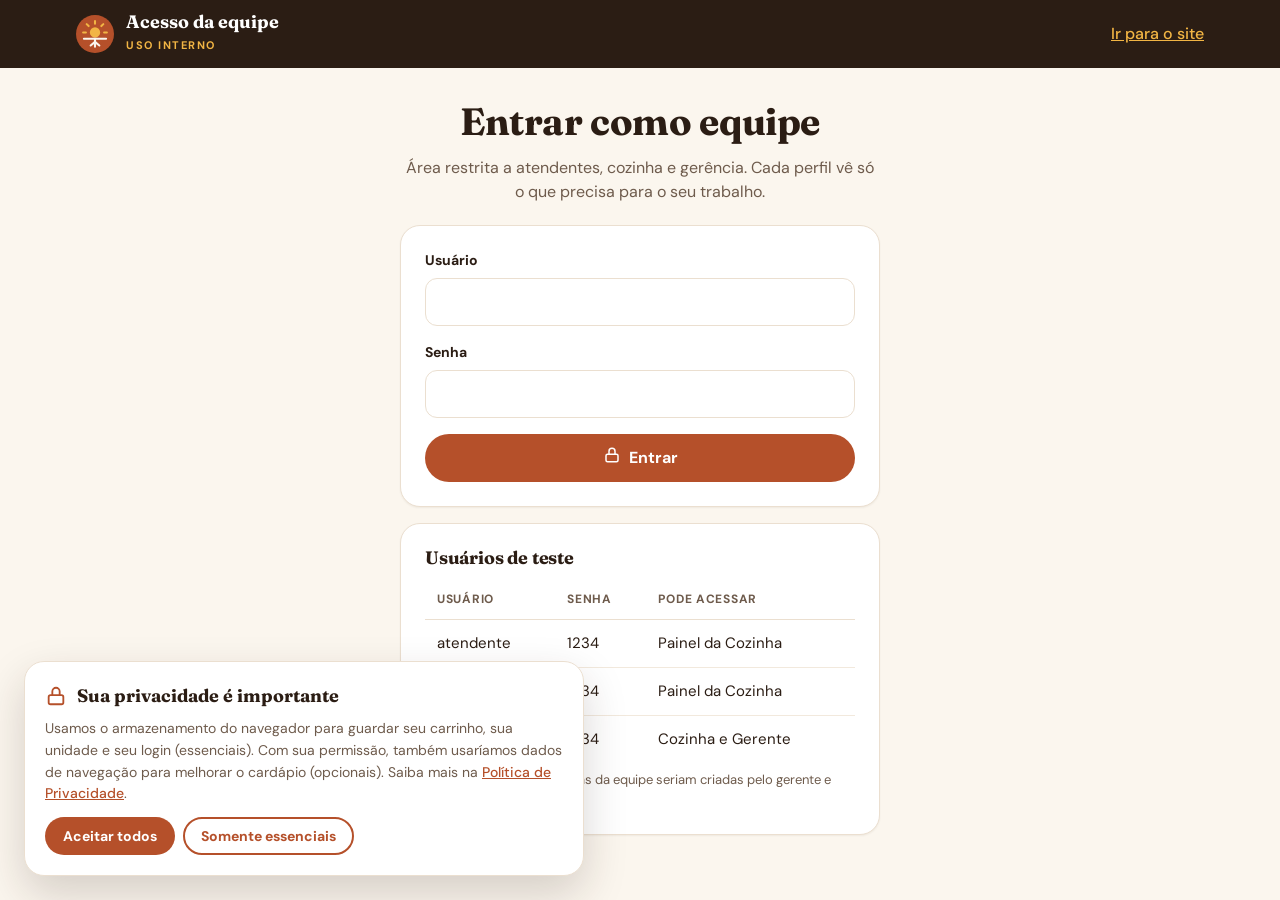
<file: equipe.html>
<!DOCTYPE html>
<html lang="pt-BR">
<head>
  <meta charset="UTF-8">
  <meta name="viewport" content="width=device-width, initial-scale=1.0">
  <meta name="theme-color" content="#2B1D14">
  <title>Acesso da equipe - Raízes do Nordeste</title>
  <link rel="icon" href="img/logo.svg" type="image/svg+xml">
  <link rel="preconnect" href="https://fonts.googleapis.com">
  <link rel="preconnect" href="https://fonts.gstatic.com" crossorigin>
  <link rel="stylesheet" href="https://fonts.googleapis.com/css2?family=DM+Sans:wght@400;500;700&family=Fraunces:opsz,wght@9..144,600;9..144,700&display=swap">
  <link rel="stylesheet" href="css/style.css?v=14">
</head>
<body>
  <header class="painel-topo">
    <div class="container">
      <div class="painel-titulo">
        <img src="img/logo.svg" alt="">
        <div>
          <strong>Acesso da equipe</strong>
          <small>Uso interno</small>
        </div>
      </div>
      <a href="index.html">Ir para o site</a>
    </div>
  </header>

  <main class="container pagina">
    <div class="auth">
      <div class="auth-topo">
        <h1>Entrar como equipe</h1>
        <p class="texto-suave">Área restrita a atendentes, cozinha e gerência. Cada perfil vê só o que precisa para o seu trabalho.</p>
      </div>

      <p id="mensagemEquipe" class="mensagem escondido"></p>

      <!-- Aparece quando já existe alguém da equipe conectado -->
      <section id="areaConectado" class="cartao escondido">
        <h2>Você está conectado</h2>
        <p id="textoConectado" class="texto-suave"></p>
        <div class="acoes-direitos">
          <a href="cozinha.html" class="botao botao-bloco">Abrir Painel da Cozinha</a>
          <a id="linkGerente" href="gerente.html" class="botao botao-secundario botao-bloco">Abrir Painel do Gerente</a>
          <button class="botao botao-fantasma botao-bloco" onclick="sairEquipe()"><span data-icone="sair"></span>Sair</button>
        </div>
      </section>

      <section id="areaLogin" class="cartao">
        <form id="formEquipe" novalidate>
          <div class="campo">
            <label for="usuario">Usuário</label>
            <input type="text" id="usuario" autocomplete="username">
          </div>
          <div class="campo">
            <label for="senha">Senha</label>
            <input type="password" id="senha" autocomplete="current-password">
          </div>
          <button type="submit" class="botao botao-bloco"><span data-icone="cadeado"></span>Entrar</button>
        </form>
      </section>

      <div class="cartao" style="margin-top: 16px;">
        <h3>Usuários de teste</h3>
        <table>
          <tr><th>Usuário</th><th>Senha</th><th>Pode acessar</th></tr>
          <tr><td>atendente</td><td>1234</td><td>Painel da Cozinha</td></tr>
          <tr><td>cozinha</td><td>1234</td><td>Painel da Cozinha</td></tr>
          <tr><td>gerente</td><td>1234</td><td>Cozinha e Gerente</td></tr>
        </table>
        <p class="ajuda">Num sistema real, as contas da equipe seriam criadas pelo gerente e validadas no servidor.</p>
      </div>
    </div>
  </main>

  <script src="js/dados.js?v=14"></script>
  <script src="js/comum.js?v=14"></script>
  <script src="js/equipe.js?v=14"></script>
</body>
</html>
</file>
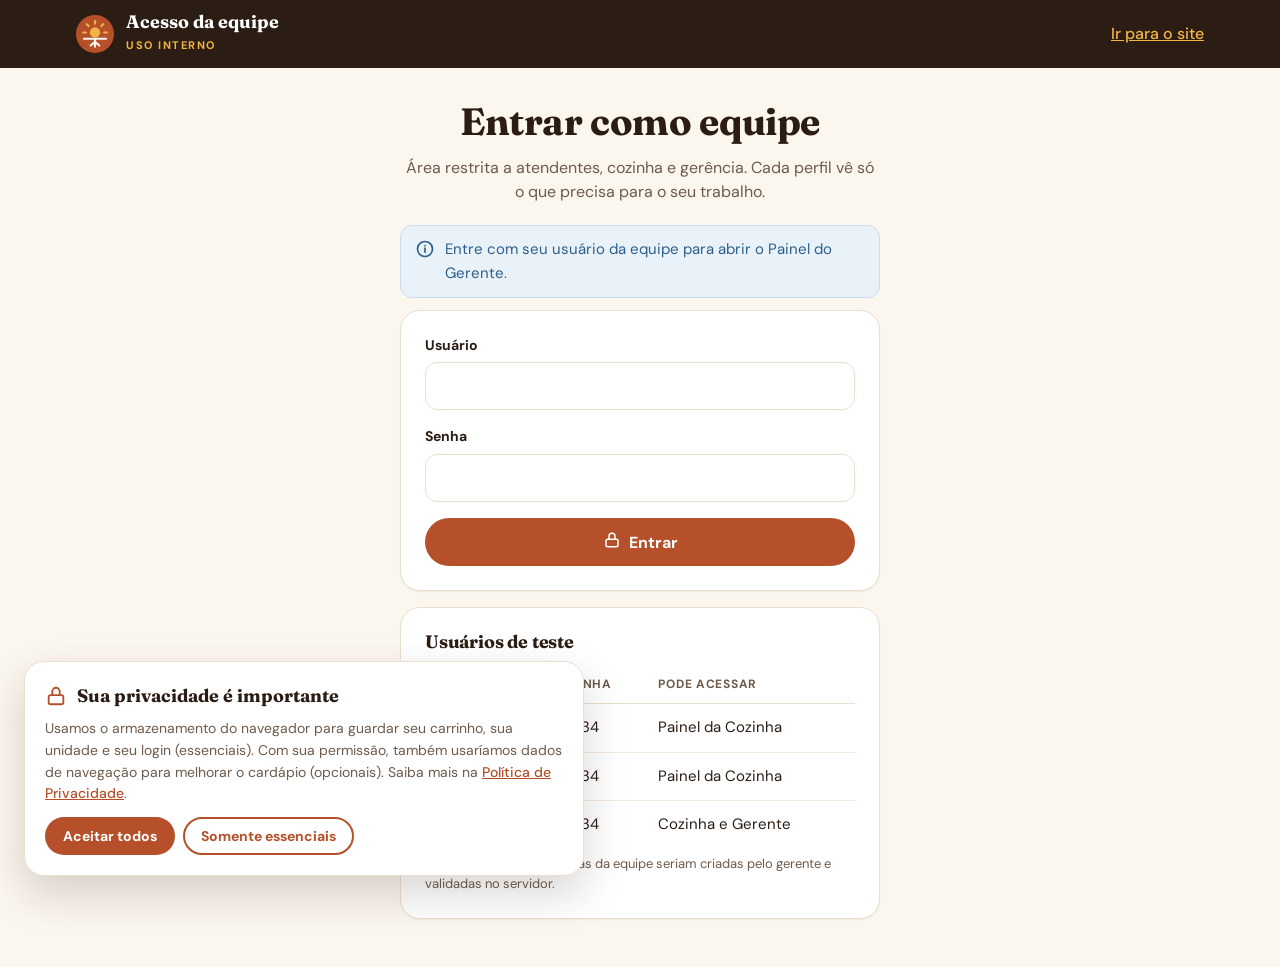
<file: gerente.html>
<!DOCTYPE html>
<html lang="pt-BR">
<head>
  <meta charset="UTF-8">
  <meta name="viewport" content="width=device-width, initial-scale=1.0">
  <meta name="theme-color" content="#2B1D14">
  <title>Painel do Gerente - Raízes do Nordeste</title>
  <link rel="icon" href="img/logo.svg" type="image/svg+xml">
  <link rel="preconnect" href="https://fonts.googleapis.com">
  <link rel="preconnect" href="https://fonts.gstatic.com" crossorigin>
  <link rel="stylesheet" href="https://fonts.googleapis.com/css2?family=DM+Sans:wght@400;500;700&family=Fraunces:opsz,wght@9..144,600;9..144,700&display=swap">
  <link rel="stylesheet" href="css/style.css?v=14">
</head>
<body>
  <header class="painel-topo">
    <div class="container">
      <div class="painel-titulo">
        <img src="img/logo.svg" alt="">
        <div>
          <strong>Painel do Gerente</strong>
          <small>Matriz · Relatórios</small>
        </div>
      </div>
      <div class="painel-acoes">
        <span id="nomeEquipe"></span>
        <a href="cozinha.html">Painel da Cozinha</a>
        <button class="botao botao-sol botao-pequeno" onclick="sairEquipe()">Sair</button>
      </div>
    </div>
  </header>

  <main class="container pagina">
    <div class="pagina-topo">
      <div>
        <h1>Visão geral da rede</h1>
        <p class="texto-suave">Dados agrupados, sem identificar clientes (LGPD). Pedidos cancelados não entram no faturamento.</p>
      </div>
    </div>

    <div id="indicadores" class="indicadores"></div>

    <div class="grade-relatorios">
      <section class="cartao">
        <h2>Vendas por unidade</h2>
        <div class="tabela-rolagem"><table id="tabelaUnidades"></table></div>
      </section>

      <section class="cartao">
        <h2>Produtos mais vendidos</h2>
        <div class="tabela-rolagem"><table id="tabelaProdutos"></table></div>
      </section>

      <section class="cartao">
        <h2>Vendas por estado</h2>
        <div class="tabela-rolagem"><table id="tabelaEstados"></table></div>
      </section>

      <section class="cartao">
        <h2>Pedidos por canal</h2>
        <div class="tabela-rolagem"><table id="tabelaCanais"></table></div>
      </section>
    </div>

    <section class="cartao">
      <h2>Auditoria</h2>
      <p class="texto-suave">Cancelamentos, descontos, falhas de pagamento e alterações de privacidade.</p>
      <div class="tabela-rolagem"><table id="tabelaAuditoria"></table></div>
    </section>
  </main>

  <footer id="rodape"></footer>

  <script src="js/dados.js?v=14"></script>
  <script src="js/comum.js?v=14"></script>
  <script src="js/gerente.js?v=14"></script>
</body>
</html>
</file>
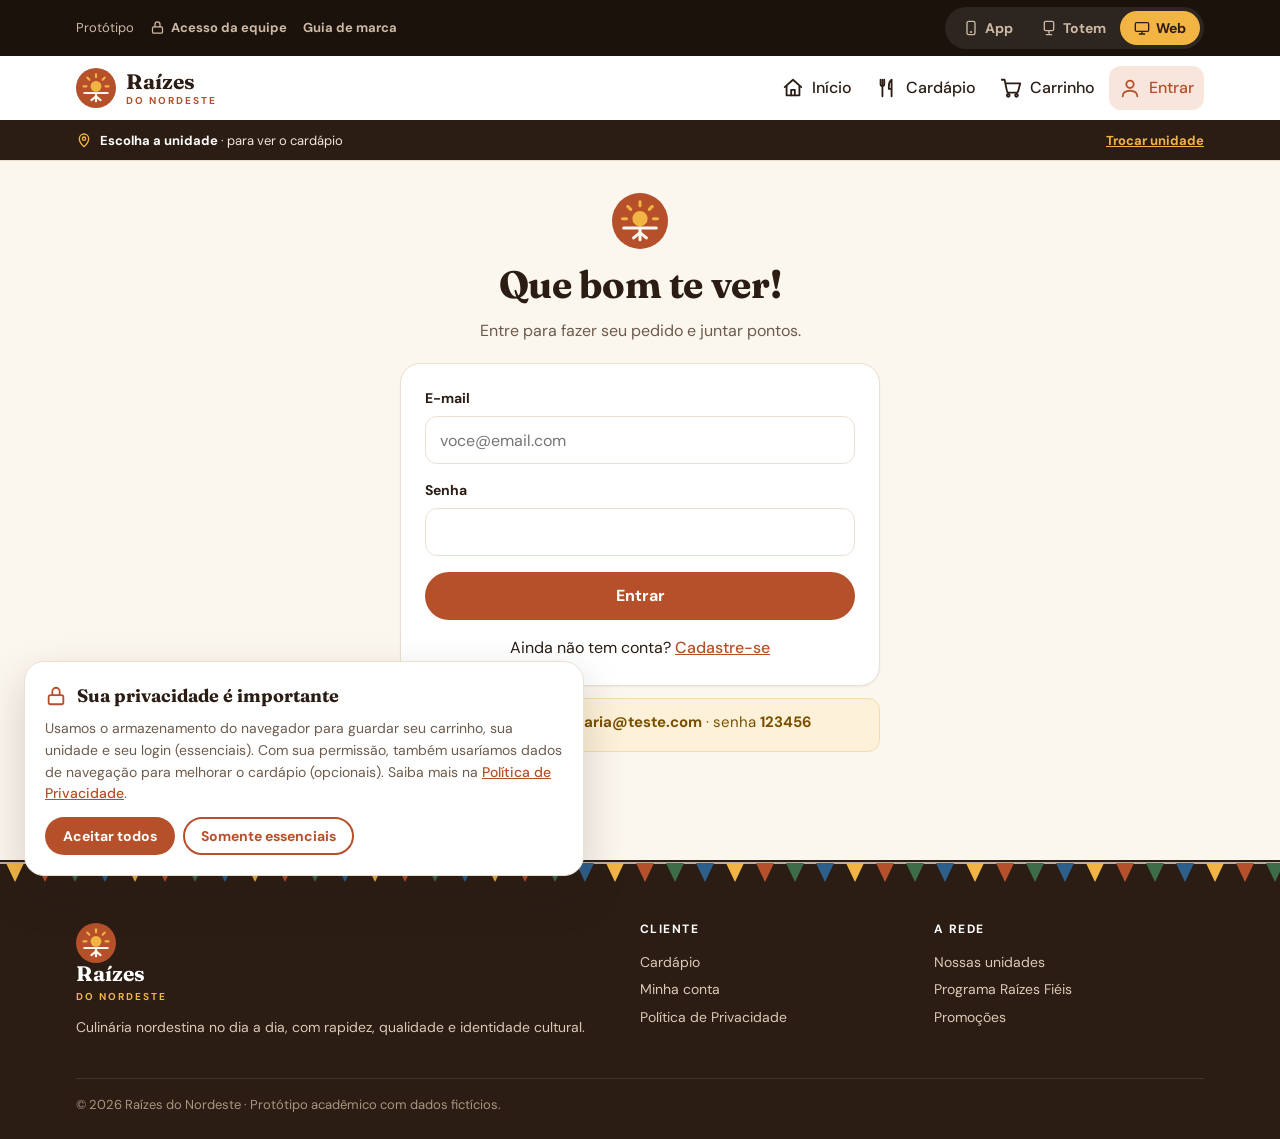
<file: login.html>
<!DOCTYPE html>
<html lang="pt-BR">
<head>
  <meta charset="UTF-8">
  <meta name="viewport" content="width=device-width, initial-scale=1.0">
  <meta name="theme-color" content="#B5502A">
  <title>Entrar - Raízes do Nordeste</title>
  <link rel="icon" href="img/logo.svg" type="image/svg+xml">
  <link rel="preconnect" href="https://fonts.googleapis.com">
  <link rel="preconnect" href="https://fonts.gstatic.com" crossorigin>
  <link rel="stylesheet" href="https://fonts.googleapis.com/css2?family=DM+Sans:wght@400;500;700&family=Fraunces:opsz,wght@9..144,600;9..144,700&display=swap">
  <link rel="stylesheet" href="css/style.css?v=14">
</head>
<body>
  <header id="cabecalho"></header>

  <main class="container pagina">
    <div class="auth">
      <div class="auth-topo">
        <img src="img/logo.svg" alt="">
        <h1>Que bom te ver!</h1>
        <p class="texto-suave">Entre para fazer seu pedido e juntar pontos.</p>
      </div>

      <section class="cartao">
        <p id="avisoVoltar" class="mensagem info escondido">
          <span data-icone="info"></span>
          <span>Entre na sua conta para finalizar o pedido.</span>
        </p>

        <form id="formLogin" novalidate>
          <div class="campo">
            <label for="email">E-mail</label>
            <input type="email" id="email" autocomplete="email" placeholder="voce@email.com">
          </div>
          <div class="campo">
            <label for="senha">Senha</label>
            <input type="password" id="senha" autocomplete="current-password">
          </div>
          <p id="mensagemLogin" class="mensagem escondido"></p>
          <button type="submit" class="botao botao-bloco">Entrar</button>
        </form>

        <p class="centro" style="margin: 16px 0 0;">Ainda não tem conta? <a id="linkCadastro" href="cadastro.html">Cadastre-se</a></p>
      </section>

      <p class="mensagem aviso">
        <span data-icone="info"></span>
        <span>Usuário de teste: <strong>maria@teste.com</strong> · senha <strong>123456</strong></span>
      </p>
    </div>
  </main>

  <footer id="rodape"></footer>

  <script src="js/dados.js?v=14"></script>
  <script src="js/comum.js?v=14"></script>
  <script src="js/login.js?v=14"></script>
</body>
</html>
</file>
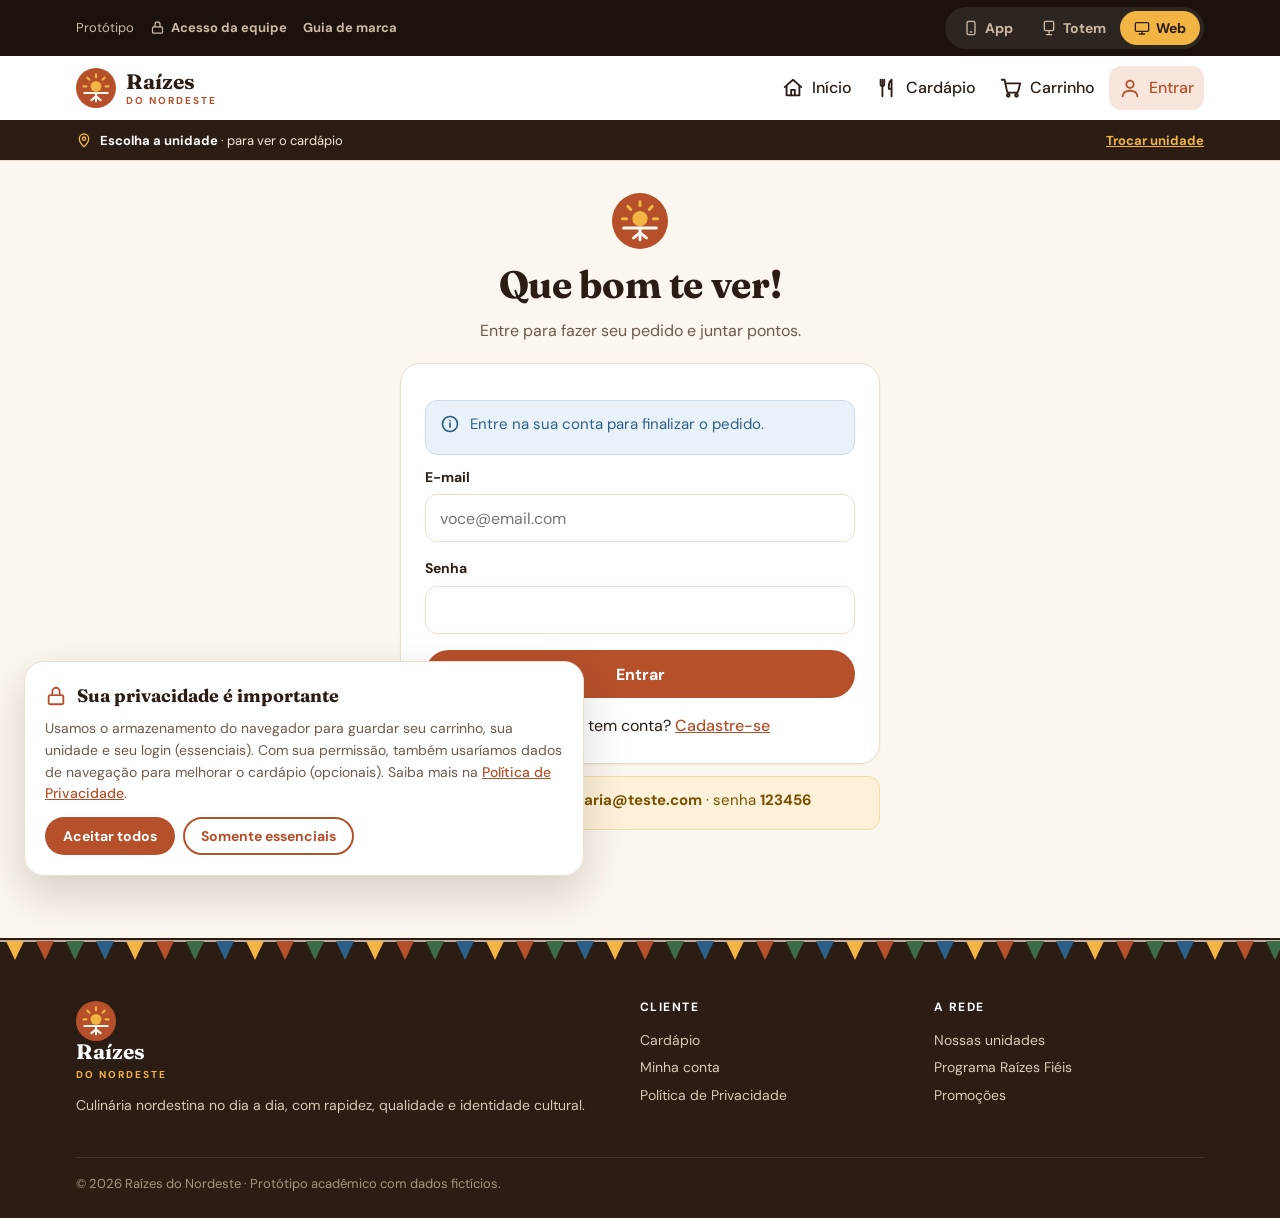
<file: pagamento.html>
<!DOCTYPE html>
<html lang="pt-BR">
<head>
  <meta charset="UTF-8">
  <meta name="viewport" content="width=device-width, initial-scale=1.0">
  <meta name="theme-color" content="#B5502A">
  <title>Pagamento - Raízes do Nordeste</title>
  <link rel="icon" href="img/logo.svg" type="image/svg+xml">
  <link rel="preconnect" href="https://fonts.googleapis.com">
  <link rel="preconnect" href="https://fonts.gstatic.com" crossorigin>
  <link rel="stylesheet" href="https://fonts.googleapis.com/css2?family=DM+Sans:wght@400;500;700&family=Fraunces:opsz,wght@9..144,600;9..144,700&display=swap">
  <link rel="stylesheet" href="css/style.css?v=14">
</head>
<body>
  <header id="cabecalho"></header>

  <main class="container pagina">
    <div class="pagina-topo">
      <div>
        <span class="sobretitulo">Etapa final</span>
        <h1>Pagamento</h1>
      </div>
    </div>

    <div class="layout-lateral">
      <div class="pilha">
        <section class="cartao">
          <h2>Forma de pagamento</h2>
          <div class="grade-opcoes">
            <label class="opcao-cartao">
              <input type="radio" name="metodo" value="Pix">
              <span class="icone-caixa" data-icone="pix"></span>
              <span><strong>Pix</strong><small>Aprovação na hora</small></span>
            </label>
            <label class="opcao-cartao">
              <input type="radio" name="metodo" value="Cartão de crédito">
              <span class="icone-caixa" data-icone="cartao"></span>
              <span><strong>Cartão de crédito</strong><small>Visa, Mastercard e Elo</small></span>
            </label>
            <label class="opcao-cartao">
              <input type="radio" name="metodo" value="Cartão de débito">
              <span class="icone-caixa" data-icone="cartao"></span>
              <span><strong>Cartão de débito</strong><small>Débito à vista</small></span>
            </label>
          </div>

          <p class="mensagem info">
            <span data-icone="escudo"></span>
            <span>O pagamento é feito por um serviço externo especializado (gateway de pagamento).
            A Raízes do Nordeste <strong>não recebe nem guarda os dados do seu cartão</strong>:
            recebemos apenas a confirmação ou a recusa.</span>
          </p>
        </section>

        <section class="cartao simulacao">
          <div class="secao-cabecalho">
            <h2>Simulação do gateway</h2>
            <span class="selo selo-sol">Somente para testes</span>
          </div>
          <p class="texto-suave">Escolha qual resposta o serviço de pagamento vai devolver, para testar cada fluxo.</p>
          <label for="respostaGateway">Resposta do serviço externo</label>
          <select id="respostaGateway">
            <option value="aprovado">Aprovar pagamento</option>
            <option value="recusado">Recusar pagamento</option>
            <option value="sem_resposta">Serviço fora do ar (sem resposta)</option>
          </select>
        </section>
      </div>

      <aside class="cartao">
        <h2>Resumo do pedido</h2>
        <div id="resumoItens"></div>
        <div class="resumo-linha"><span>Subtotal</span><span id="subtotal"></span></div>
        <div class="resumo-linha"><span>Descontos</span><span id="desconto" class="desconto-valor"></span></div>
        <div class="resumo-linha resumo-total"><span>Total</span><span id="total"></span></div>
        <p class="texto-pequeno" id="tipoPedido"></p>

        <p id="mensagemPagamento" class="mensagem escondido"></p>
        <button id="btnPagar" class="botao botao-bloco">Pagar</button>
        <a href="carrinho.html" class="botao botao-fantasma botao-bloco" style="margin-top: 8px;">Voltar ao carrinho</a>
      </aside>
    </div>
  </main>

  <footer id="rodape"></footer>

  <script src="js/dados.js?v=14"></script>
  <script src="js/comum.js?v=14"></script>
  <script src="js/pagamento.js?v=14"></script>
</body>
</html>
</file>
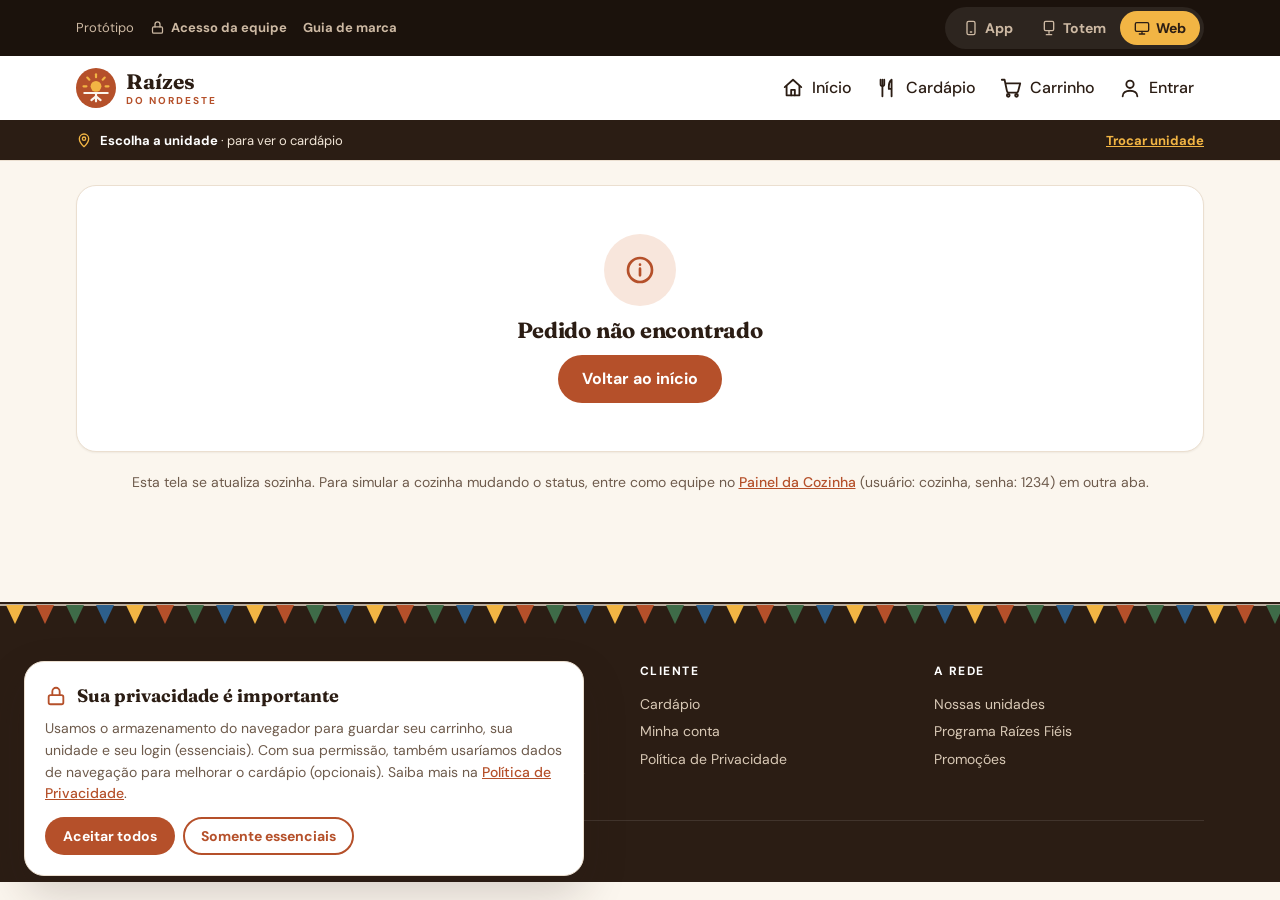
<file: pedido.html>
<!DOCTYPE html>
<html lang="pt-BR">
<head>
  <meta charset="UTF-8">
  <meta name="viewport" content="width=device-width, initial-scale=1.0">
  <meta name="theme-color" content="#B5502A">
  <title>Acompanhar pedido - Raízes do Nordeste</title>
  <link rel="icon" href="img/logo.svg" type="image/svg+xml">
  <link rel="preconnect" href="https://fonts.googleapis.com">
  <link rel="preconnect" href="https://fonts.gstatic.com" crossorigin>
  <link rel="stylesheet" href="https://fonts.googleapis.com/css2?family=DM+Sans:wght@400;500;700&family=Fraunces:opsz,wght@9..144,600;9..144,700&display=swap">
  <link rel="stylesheet" href="css/style.css?v=14">
</head>
<body>
  <header id="cabecalho"></header>

  <main class="container pagina">
    <div id="areaPedido"></div>
    <p class="texto-pequeno centro" style="margin-top: 20px;">
      Esta tela se atualiza sozinha. Para simular a cozinha mudando o status, entre como equipe no
      <a href="equipe.html?destino=cozinha" target="_blank">Painel da Cozinha</a> (usuário: cozinha, senha: 1234) em outra aba.
    </p>
  </main>

  <footer id="rodape"></footer>

  <script src="js/dados.js?v=14"></script>
  <script src="js/comum.js?v=14"></script>
  <script src="js/pedido.js?v=14"></script>
</body>
</html>
</file>
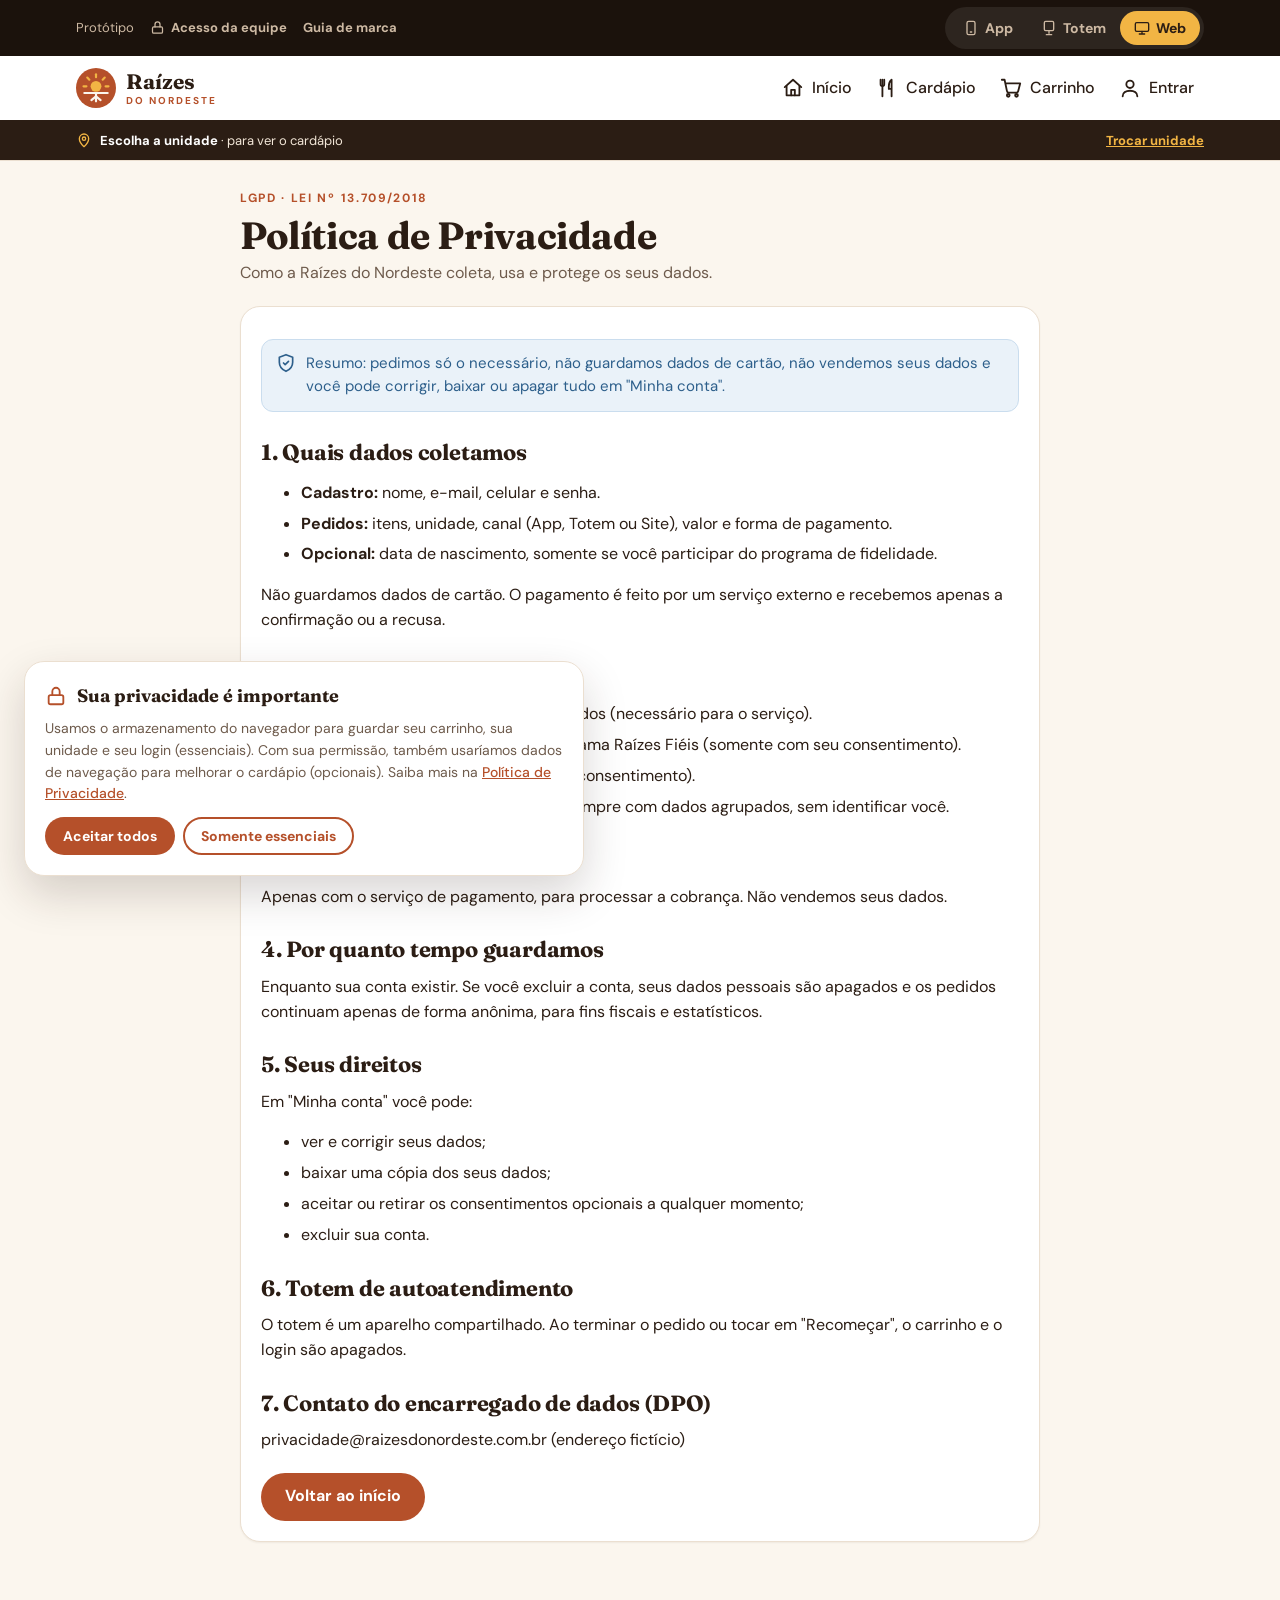
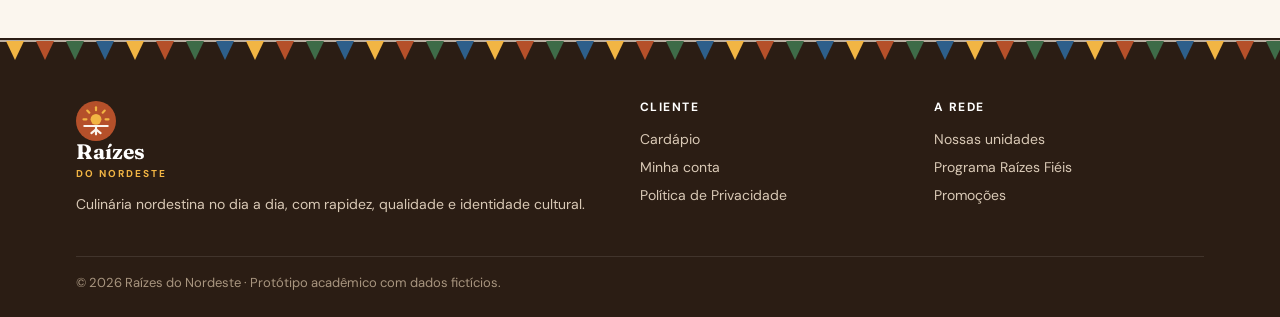
<file: privacidade.html>
<!DOCTYPE html>
<html lang="pt-BR">
<head>
  <meta charset="UTF-8">
  <meta name="viewport" content="width=device-width, initial-scale=1.0">
  <meta name="theme-color" content="#B5502A">
  <title>Política de Privacidade - Raízes do Nordeste</title>
  <link rel="icon" href="img/logo.svg" type="image/svg+xml">
  <link rel="preconnect" href="https://fonts.googleapis.com">
  <link rel="preconnect" href="https://fonts.gstatic.com" crossorigin>
  <link rel="stylesheet" href="https://fonts.googleapis.com/css2?family=DM+Sans:wght@400;500;700&family=Fraunces:opsz,wght@9..144,600;9..144,700&display=swap">
  <link rel="stylesheet" href="css/style.css?v=14">
</head>
<body>
  <header id="cabecalho"></header>

  <main class="container pagina">
    <article class="documento">
      <div class="pagina-topo">
        <div>
          <span class="sobretitulo">LGPD · Lei nº 13.709/2018</span>
          <h1>Política de Privacidade</h1>
          <p class="texto-suave">Como a Raízes do Nordeste coleta, usa e protege os seus dados.</p>
        </div>
      </div>

      <section class="cartao">
        <p class="mensagem info">
          <span data-icone="escudo"></span>
          <span>Resumo: pedimos só o necessário, não guardamos dados de cartão, não vendemos seus dados
          e você pode corrigir, baixar ou apagar tudo em "Minha conta".</span>
        </p>

        <h2>1. Quais dados coletamos</h2>
        <ul>
          <li><strong>Cadastro:</strong> nome, e-mail, celular e senha.</li>
          <li><strong>Pedidos:</strong> itens, unidade, canal (App, Totem ou Site), valor e forma de pagamento.</li>
          <li><strong>Opcional:</strong> data de nascimento, somente se você participar do programa de fidelidade.</li>
        </ul>
        <p>Não guardamos dados de cartão. O pagamento é feito por um serviço externo e recebemos apenas a confirmação ou a recusa.</p>

        <h2>2. Para que usamos</h2>
        <ul>
          <li>Criar sua conta e processar seus pedidos (necessário para o serviço).</li>
          <li>Calcular pontos e descontos do programa Raízes Fiéis (somente com seu consentimento).</li>
          <li>Enviar promoções (somente com seu consentimento).</li>
          <li>Gerar relatórios de vendas da rede, sempre com dados agrupados, sem identificar você.</li>
        </ul>

        <h2>3. Com quem compartilhamos</h2>
        <p>Apenas com o serviço de pagamento, para processar a cobrança. Não vendemos seus dados.</p>

        <h2>4. Por quanto tempo guardamos</h2>
        <p>Enquanto sua conta existir. Se você excluir a conta, seus dados pessoais são apagados e os pedidos
        continuam apenas de forma anônima, para fins fiscais e estatísticos.</p>

        <h2>5. Seus direitos</h2>
        <p>Em "Minha conta" você pode:</p>
        <ul>
          <li>ver e corrigir seus dados;</li>
          <li>baixar uma cópia dos seus dados;</li>
          <li>aceitar ou retirar os consentimentos opcionais a qualquer momento;</li>
          <li>excluir sua conta.</li>
        </ul>

        <h2>6. Totem de autoatendimento</h2>
        <p>O totem é um aparelho compartilhado. Ao terminar o pedido ou tocar em "Recomeçar", o carrinho e o login são apagados.</p>

        <h2>7. Contato do encarregado de dados (DPO)</h2>
        <p>privacidade@raizesdonordeste.com.br (endereço fictício)</p>

        <a href="index.html" class="botao" style="margin-top: 8px;">Voltar ao início</a>
      </section>
    </article>
  </main>

  <footer id="rodape"></footer>

  <script src="js/dados.js?v=14"></script>
  <script src="js/comum.js?v=14"></script>
</body>
</html>
</file>
<file: css/style.css>
/* =====================================================================
   RAÍZES DO NORDESTE - DESIGN SYSTEM
   Abordagem mobile-first: o estilo base é para celular e as regras
   de "min-width" no final ajustam para tablet, desktop e totem.
   ===================================================================== */


/* ---------- 1. TOKENS (variáveis da marca) ---------- */

:root {
  /* Cores principais da marca */
  --terracota: #B5502A;
  --terracota-escura: #8E3B1C;
  --terracota-clara: #F8E6DC;
  --sol: #F2B544;
  --sol-escura: #E0A02A;
  --sol-clara: #FDF2D9;
  --mandacaru: #3E6B48;
  --mandacaru-clara: #E4EFE6;
  --cafe: #2B1D14;
  --cafe-medio: #4A3628;

  /* Neutros */
  --areia: #FBF6EE;
  --areia-escura: #F3EADF;
  --branco: #FFFFFF;
  --borda: #EBDFD0;
  --texto: #2B1D14;
  --texto-suave: #6E5B4C;

  /* Cores de feedback */
  --erro: #B42318;
  --erro-clara: #FDECEA;
  --info: #2D5F8B;
  --info-clara: #EAF2F9;

  /* Tipografia */
  --fonte-titulo: "Fraunces", Georgia, serif;
  --fonte-texto: "DM Sans", Arial, Helvetica, sans-serif;

  /* Altura da barra do protótipo (App, Totem, Web); no celular fica menor */
  --altura-barra-modo: 56px;

  /* Bordas arredondadas */
  --raio-p: 8px;
  --raio-m: 12px;
  --raio-g: 20px;
  --raio-total: 999px;

  /* Sombras */
  --sombra-p: 0 1px 2px rgba(43, 29, 20, 0.06);
  --sombra-m: 0 8px 24px rgba(43, 29, 20, 0.08);
  --sombra-g: 0 18px 44px rgba(43, 29, 20, 0.18);
}


/* ---------- 2. BASE ---------- */

* {
  box-sizing: border-box;
}

body {
  margin: 0;
  font-family: var(--fonte-texto);
  font-size: 16px;
  line-height: 1.55;
  color: var(--texto);
  background-color: var(--areia);
  -webkit-font-smoothing: antialiased;
  /* Quebra palavras muito longas (ex.: e-mails) para não passar da tela */
  overflow-wrap: break-word;
}

img {
  max-width: 100%;
  display: block;
}

h1,
h2,
h3 {
  font-family: var(--fonte-titulo);
  font-weight: 700;
  line-height: 1.15;
  letter-spacing: -0.01em;
  color: var(--cafe);
  margin: 0 0 12px;
}

h1 {
  font-size: 30px;
}

h2 {
  font-size: 22px;
}

h3 {
  font-size: 18px;
}

p {
  margin: 0 0 12px;
}

a {
  color: var(--terracota);
  font-weight: 500;
}

a:hover {
  color: var(--terracota-escura);
}

:focus-visible {
  outline: 3px solid var(--sol);
  outline-offset: 2px;
}

.escondido {
  display: none !important;
}

.texto-suave {
  color: var(--texto-suave);
}

.texto-pequeno {
  font-size: 14px;
  color: var(--texto-suave);
}

.centro {
  text-align: center;
}

.sobretitulo {
  display: inline-block;
  margin-bottom: 6px;
  font-size: 12px;
  font-weight: 700;
  letter-spacing: 0.14em;
  text-transform: uppercase;
  color: var(--terracota);
}


/* ---------- 3. ESTRUTURA DA PÁGINA ---------- */

.container {
  width: 100%;
  max-width: 1160px;
  margin: 0 auto;
  padding: 0 16px;
}

/* A área da página é um "container": as colunas mudam pela largura dela (ver seção 18) */
.pagina {
  container-type: inline-size;
  container-name: pagina;
  padding-top: 24px;
  padding-bottom: 48px;
}

.pagina-com-barra {
  padding-bottom: 120px;
}

.pagina-topo {
  display: flex;
  flex-wrap: wrap;
  align-items: flex-end;
  justify-content: space-between;
  gap: 16px;
  margin-bottom: 20px;
}

.pagina-topo h1 {
  margin-bottom: 4px;
}

.pagina-topo p {
  margin: 0;
}

.secao {
  margin-bottom: 56px;
}

.secao-cabecalho {
  display: flex;
  flex-wrap: wrap;
  align-items: flex-end;
  justify-content: space-between;
  gap: 12px;
  margin-bottom: 16px;
}

.secao-cabecalho h2 {
  margin: 0;
}

.pilha {
  display: grid;
  gap: 20px;
  align-content: start;
}

.layout-lateral {
  display: grid;
  gap: 20px;
}

/* Evita que tabelas largas estiquem a coluna do grid no celular */
.pilha > *,
.layout-lateral > *,
.grade-relatorios > * {
  min-width: 0;
}


/* ---------- 4. CABEÇALHO ---------- */

/* top negativo: a barra de modo some ao rolar e o resto do cabeçalho fica fixo */
.cabecalho {
  position: sticky;
  top: calc(-1 * var(--altura-barra-modo));
  z-index: 20;
  background-color: var(--branco);
  border-bottom: 1px solid var(--borda);
}

.cabecalho-linha {
  display: flex;
  align-items: center;
  justify-content: space-between;
  gap: 12px;
  height: 64px;
}

.marca {
  display: flex;
  align-items: center;
  gap: 10px;
  color: var(--cafe);
  text-decoration: none;
}

.marca:hover {
  color: var(--cafe);
}

.marca img {
  width: 40px;
  height: 40px;
}

.marca-nome {
  font-family: var(--fonte-titulo);
  font-size: 21px;
  font-weight: 700;
  line-height: 1;
}

.marca-nome small {
  display: block;
  margin-top: 4px;
  font-family: var(--fonte-texto);
  font-size: 10px;
  font-weight: 700;
  letter-spacing: 0.2em;
  text-transform: uppercase;
  color: var(--terracota);
}

.menu {
  display: flex;
  align-items: center;
  gap: 4px;
}

.menu a {
  position: relative;
  display: flex;
  align-items: center;
  gap: 8px;
  padding: 10px;
  border-radius: var(--raio-m);
  color: var(--texto);
  text-decoration: none;
}

.menu a:hover {
  background-color: var(--areia);
}

.menu a.ativo {
  color: var(--terracota);
  background-color: var(--terracota-clara);
}

/* No celular o menu mostra só os ícones */
.menu a span {
  display: none;
}

.contador {
  position: absolute;
  top: 2px;
  right: 0;
  display: flex;
  align-items: center;
  justify-content: center;
  min-width: 19px;
  height: 19px;
  padding: 0 5px;
  border-radius: var(--raio-total);
  background-color: var(--terracota);
  color: var(--branco);
  font-size: 11px;
  font-weight: 700;
}

.barra-contexto {
  background-color: var(--cafe);
  color: #F3E7D8;
  font-size: 13px;
}

.barra-contexto .container {
  display: flex;
  align-items: center;
  gap: 8px;
  min-height: 38px;
}

.barra-contexto .icone {
  width: 16px;
  height: 16px;
  color: var(--sol);
}

.barra-contexto a {
  margin-left: auto;
  color: var(--sol);
}

.icone {
  width: 22px;
  height: 22px;
  flex-shrink: 0;
}


/* ---------- 5. RODAPÉ ---------- */

.rodape {
  margin-top: 48px;
  padding: 0 0 24px;
  background-color: var(--cafe);
  color: #D9C9B6;
  font-size: 14px;
}

.rodape::before {
  content: "";
  display: block;
  height: 28px;
  margin-bottom: 32px;
  background: url("../img/bandeirinhas.svg") repeat-x;
}

.rodape-grade {
  display: grid;
  gap: 24px;
}

.rodape .marca {
  color: var(--branco);
  margin-bottom: 12px;
}

.rodape .marca-nome small {
  color: var(--sol);
}

.rodape h4 {
  margin: 0 0 10px;
  font-size: 12px;
  letter-spacing: 0.12em;
  text-transform: uppercase;
  color: var(--branco);
}

.rodape a {
  display: block;
  padding: 3px 0;
  color: #D9C9B6;
  font-weight: 400;
  text-decoration: none;
}

.rodape a:hover {
  color: var(--branco);
}

.rodape-final {
  margin: 28px 0 0;
  padding-top: 16px;
  border-top: 1px solid rgba(255, 255, 255, 0.1);
  font-size: 13px;
  color: #A8957F;
}


/* ---------- 6. BOTÕES ---------- */

.botao {
  display: inline-flex;
  align-items: center;
  justify-content: center;
  gap: 8px;
  min-height: 48px;
  padding: 0 22px;
  border: 2px solid transparent;
  border-radius: var(--raio-total);
  background-color: var(--terracota);
  color: var(--branco);
  font-family: var(--fonte-texto);
  font-size: 16px;
  font-weight: 700;
  text-decoration: none;
  cursor: pointer;
  transition: background-color 0.15s, transform 0.1s;
}

.botao:hover {
  background-color: var(--terracota-escura);
  color: var(--branco);
}

.botao:active {
  transform: translateY(1px);
}

.botao:disabled {
  background-color: #D8CBBB;
  color: var(--branco);
  cursor: not-allowed;
}

.botao .icone {
  width: 18px;
  height: 18px;
}

.botao-secundario {
  background-color: transparent;
  border-color: var(--terracota);
  color: var(--terracota);
}

.botao-secundario:hover {
  background-color: var(--terracota-clara);
  color: var(--terracota-escura);
}

.botao-sol {
  background-color: var(--sol);
  color: var(--cafe);
}

.botao-sol:hover {
  background-color: var(--sol-escura);
  color: var(--cafe);
}

.botao-fantasma {
  background-color: transparent;
  color: var(--texto);
}

.botao-fantasma:hover {
  background-color: var(--areia-escura);
  color: var(--texto);
}

.botao-perigo {
  background-color: var(--erro);
}

.botao-perigo:hover {
  background-color: #8F1C13;
}

.botao-pequeno {
  min-height: 38px;
  padding: 0 16px;
  font-size: 14px;
}

.botao-bloco {
  width: 100%;
}


/* ---------- 7. FORMULÁRIOS ---------- */

.campo {
  margin-bottom: 16px;
}

label {
  display: block;
  margin-bottom: 6px;
  font-size: 14px;
  font-weight: 700;
}

input[type="text"],
input[type="email"],
input[type="password"],
input[type="tel"],
input[type="date"],
select {
  width: 100%;
  height: 48px;
  padding: 0 14px;
  border: 1.5px solid var(--borda);
  border-radius: var(--raio-m);
  background-color: var(--branco);
  color: var(--texto);
  font-family: var(--fonte-texto);
  font-size: 16px;
  transition: border-color 0.15s, box-shadow 0.15s;
}

/* Seta própria no select: a nativa fica colada na borda direita.
   Com ela, a margem da direita fica igual à da esquerda (14px) */
select {
  appearance: none;
  -webkit-appearance: none;
  padding-right: 44px;
  background-image: url("data:image/svg+xml,%3Csvg xmlns='http://www.w3.org/2000/svg' viewBox='0 0 24 24' fill='none' stroke='%236E5B4C' stroke-width='2.2' stroke-linecap='round' stroke-linejoin='round'%3E%3Cpath d='M6 9l6 6 6-6'/%3E%3C/svg%3E");
  background-repeat: no-repeat;
  background-position: right 14px center;
  background-size: 18px;
  cursor: pointer;
}

input:focus,
select:focus {
  outline: none;
  border-color: var(--terracota);
  box-shadow: 0 0 0 4px var(--terracota-clara);
}

input:disabled {
  background-color: var(--areia);
  color: var(--texto-suave);
}

input[type="checkbox"],
input[type="radio"] {
  width: 20px;
  height: 20px;
  margin: 1px 0 0;
  flex-shrink: 0;
  accent-color: var(--terracota);
}

.ajuda {
  margin: 6px 0 0;
  font-size: 13px;
  color: var(--texto-suave);
}

.linha {
  display: flex;
  gap: 8px;
}

.linha input {
  flex: 1;
  min-width: 0;
}

.opcao-check {
  display: flex;
  align-items: flex-start;
  gap: 12px;
  padding: 12px;
  margin: 0;
  border-radius: var(--raio-m);
  font-size: 15px;
  font-weight: 400;
  cursor: pointer;
}

.opcao-check:hover {
  background-color: var(--areia);
}

/* Cartão de opção clicável (canal, unidade, tipo de pedido, pagamento) */
.grade-opcoes {
  display: grid;
  gap: 12px;
}

.opcao-cartao {
  position: relative;
  display: flex;
  align-items: center;
  gap: 14px;
  width: 100%;
  margin: 0;
  padding: 16px;
  border: 2px solid var(--borda);
  border-radius: var(--raio-m);
  background-color: var(--branco);
  color: var(--texto);
  font-family: var(--fonte-texto);
  font-size: 16px;
  font-weight: 400;
  text-align: left;
  cursor: pointer;
  transition: border-color 0.15s, background-color 0.15s, box-shadow 0.15s;
}

.opcao-cartao:hover {
  border-color: #D9C3AA;
}

.opcao-cartao.selecionado,
.opcao-cartao:has(input:checked) {
  border-color: var(--terracota);
  background-color: #FFF9F5;
  box-shadow: 0 0 0 3px var(--terracota-clara);
}

/* O radio fica escondido: o próprio cartão mostra a seleção */
.opcao-cartao input[type="radio"] {
  position: absolute;
  opacity: 0;
}

.opcao-cartao:has(input:focus-visible) {
  outline: 3px solid var(--sol);
}

.opcao-cartao strong {
  display: block;
}

.opcao-cartao small {
  display: block;
  font-size: 14px;
  color: var(--texto-suave);
}

.opcao-cartao .selo {
  margin-top: 6px;
}

.icone-caixa {
  display: flex;
  align-items: center;
  justify-content: center;
  width: 46px;
  height: 46px;
  border-radius: var(--raio-m);
  background-color: var(--terracota-clara);
  color: var(--terracota);
  flex-shrink: 0;
}


/* ---------- 8. CARTÕES, SELOS, CHIPS E MENSAGENS ---------- */

.cartao {
  padding: 20px;
  border: 1px solid var(--borda);
  border-radius: var(--raio-g);
  background-color: var(--branco);
  box-shadow: var(--sombra-p);
}

.cartao.secao h2 {
  display: flex;
  align-items: center;
}

.passo-numero {
  display: inline-flex;
  align-items: center;
  justify-content: center;
  width: 30px;
  height: 30px;
  margin-right: 10px;
  border-radius: 50%;
  background-color: var(--terracota);
  color: var(--branco);
  font-family: var(--fonte-texto);
  font-size: 14px;
  flex-shrink: 0;
}

.selo {
  display: inline-flex;
  align-items: center;
  gap: 4px;
  padding: 3px 10px;
  border-radius: var(--raio-total);
  background-color: var(--areia-escura);
  color: var(--texto-suave);
  font-size: 12px;
  font-weight: 700;
  white-space: nowrap;
}

.selo-sol {
  background-color: var(--sol-clara);
  color: #8A5A00;
}

.selo-verde {
  background-color: var(--mandacaru-clara);
  color: var(--mandacaru);
}

.selo-terracota {
  background-color: var(--terracota-clara);
  color: var(--terracota-escura);
}

.selo-erro {
  background-color: var(--erro-clara);
  color: var(--erro);
}

.chips {
  display: flex;
  gap: 8px;
  overflow-x: auto;
  padding: 4px 0 14px;
  scrollbar-width: none;
}

.chip {
  height: 40px;
  padding: 0 18px;
  border: 1.5px solid var(--borda);
  border-radius: var(--raio-total);
  background-color: var(--branco);
  color: var(--texto);
  font-family: var(--fonte-texto);
  font-size: 15px;
  font-weight: 500;
  white-space: nowrap;
  cursor: pointer;
}

.chip:hover {
  border-color: #D9C3AA;
}

.chip.ativo {
  border-color: var(--cafe);
  background-color: var(--cafe);
  color: var(--branco);
}

.mensagem {
  display: flex;
  align-items: flex-start;
  gap: 10px;
  margin: 12px 0;
  padding: 12px 14px;
  border: 1px solid transparent;
  border-radius: var(--raio-m);
  font-size: 15px;
}

.mensagem .icone {
  width: 20px;
  height: 20px;
  margin-top: 1px;
}

.erro {
  background-color: var(--erro-clara);
  border-color: #F6C9C4;
  color: var(--erro);
}

.sucesso {
  background-color: var(--mandacaru-clara);
  border-color: #C4DCC9;
  color: var(--mandacaru);
}

.aviso {
  background-color: var(--sol-clara);
  border-color: #F4DDA6;
  color: #7A5000;
}

.info {
  background-color: var(--info-clara);
  border-color: #CADDEE;
  color: var(--info);
}

.estado-vazio {
  padding: 48px 20px;
  text-align: center;
}

.estado-vazio-icone {
  display: inline-flex;
  align-items: center;
  justify-content: center;
  width: 72px;
  height: 72px;
  margin-bottom: 12px;
  border-radius: 50%;
  background-color: var(--terracota-clara);
  color: var(--terracota);
}

.estado-vazio-icone .icone {
  width: 32px;
  height: 32px;
}

/* Aviso rápido que aparece e some (ex.: item adicionado) */
.toast {
  position: fixed;
  top: 84px;
  left: 50%;
  z-index: 50;
  display: flex;
  align-items: center;
  gap: 8px;
  max-width: calc(100% - 32px);
  padding: 12px 20px;
  border-radius: var(--raio-total);
  background-color: var(--mandacaru);
  color: var(--branco);
  font-weight: 500;
  box-shadow: var(--sombra-g);
  transform: translateX(-50%);
  animation: aparecer 0.25s ease;
}

@keyframes aparecer {
  from {
    opacity: 0;
    transform: translate(-50%, -8px);
  }
  to {
    opacity: 1;
    transform: translate(-50%, 0);
  }
}

.carregando {
  display: inline-block;
  width: 18px;
  height: 18px;
  border: 3px solid rgba(255, 255, 255, 0.4);
  border-top-color: var(--branco);
  border-radius: 50%;
  animation: girar 0.8s linear infinite;
}

@keyframes girar {
  to {
    transform: rotate(360deg);
  }
}


/* ---------- 9. AVISO DE PRIVACIDADE (LGPD) ---------- */

.aviso-lgpd {
  position: fixed;
  left: 16px;
  right: 16px;
  bottom: 16px;
  z-index: 40;
  max-width: 560px;
  padding: 20px;
  border: 1px solid var(--borda);
  border-radius: var(--raio-g);
  background-color: var(--branco);
  box-shadow: var(--sombra-g);
  animation: subir 0.3s ease;
}

@keyframes subir {
  from {
    opacity: 0;
    transform: translateY(16px);
  }
  to {
    opacity: 1;
    transform: translateY(0);
  }
}

.aviso-lgpd-topo {
  display: flex;
  align-items: center;
  gap: 10px;
  margin-bottom: 8px;
  font-family: var(--fonte-titulo);
  font-size: 18px;
  color: var(--cafe);
}

.aviso-lgpd-topo .icone {
  color: var(--terracota);
}

.aviso-lgpd p {
  font-size: 14px;
  color: var(--texto-suave);
}

.aviso-lgpd-botoes {
  display: flex;
  flex-wrap: wrap;
  gap: 8px;
}


/* ---------- 10. PÁGINA INICIAL ---------- */

/* Hero no estilo de loja online: texto à esquerda e vitrine com a foto à direita */
.hero-loja {
  display: grid;
  gap: 40px;
  align-items: center;
  padding: 12px 0 48px;
}

.hero-texto h1 {
  margin: 16px 0;
  font-size: 40px;
  line-height: 1.05;
  letter-spacing: -0.02em;
}

.hero-texto h1 span {
  color: var(--terracota);
}

.hero-texto p {
  max-width: 520px;
  font-size: 18px;
  color: var(--texto-suave);
}

.hero-botoes {
  display: flex;
  flex-wrap: wrap;
  gap: 12px;
  margin: 28px 0 32px;
}

.hero-numeros {
  display: flex;
  flex-wrap: wrap;
  gap: 16px 32px;
}

.hero-numeros strong {
  display: block;
  font-family: var(--fonte-titulo);
  font-size: 26px;
  line-height: 1.1;
  color: var(--cafe);
}

.hero-numeros span {
  font-size: 14px;
  color: var(--texto-suave);
}

.hero-vitrine {
  position: relative;
  margin: 0 8px 24px;
}

/* Bloco terracota inclinado atrás da foto */
.hero-vitrine::before {
  content: "";
  position: absolute;
  top: 10%;
  right: -8px;
  bottom: -16px;
  left: 14%;
  border-radius: 40px;
  background-color: var(--terracota);
  transform: rotate(3deg);
}

.hero-foto {
  position: relative;
  display: flex;
  align-items: center;
  justify-content: center;
  aspect-ratio: 4 / 3;
  border-radius: 32px;
  background-color: var(--branco);
  box-shadow: var(--sombra-g);
  overflow: hidden;
}

.hero-foto img {
  width: 100%;
  height: 100%;
  object-fit: contain;
}

.flutuante {
  position: absolute;
  display: flex;
  align-items: center;
  gap: 12px;
  padding: 10px 16px 10px 10px;
  border-radius: 16px;
  background-color: var(--branco);
  box-shadow: var(--sombra-m);
  font-size: 13px;
}

.flutuante img {
  width: 52px;
  height: 52px;
  border-radius: 12px;
  object-fit: contain;
}

.flutuante strong {
  display: block;
  font-size: 14px;
  line-height: 1.2;
}

.flutuante small {
  display: block;
  font-size: 12px;
  color: var(--texto-suave);
}

.flutuante .preco-mini {
  font-weight: 700;
  color: var(--terracota);
}

.flutuante .icone-caixa {
  width: 40px;
  height: 40px;
  background-color: var(--mandacaru-clara);
  color: var(--mandacaru);
}

.flutuante-produto {
  left: 0;
  bottom: -24px;
}

.flutuante-status {
  top: 16px;
  right: 0;
}

/* Títulos das seções da página inicial */
.titulo-secao {
  font-size: 28px;
}

.link-seta {
  display: inline-flex;
  align-items: center;
  gap: 6px;
  font-weight: 700;
  text-decoration: none;
  white-space: nowrap;
}

.link-seta .icone {
  width: 18px;
  height: 18px;
}

.beneficios {
  display: grid;
  gap: 12px;
  margin-bottom: 56px;
}

.beneficio {
  display: flex;
  align-items: flex-start;
  gap: 14px;
  padding: 18px;
  border: 1px solid var(--borda);
  border-radius: var(--raio-g);
  background-color: var(--branco);
}

.beneficio strong {
  display: block;
}

.beneficio p {
  margin: 0;
  font-size: 14px;
  color: var(--texto-suave);
}

.categorias {
  display: grid;
  grid-template-columns: repeat(2, 1fr);
  gap: 12px;
}

.categoria {
  display: flex;
  flex-direction: column;
  align-items: center;
  gap: 6px;
  padding: 16px 12px;
  border: 1px solid var(--borda);
  border-radius: var(--raio-g);
  background-color: var(--branco);
  color: var(--texto);
  font-weight: 700;
  text-align: center;
  text-decoration: none;
  transition: border-color 0.15s, transform 0.15s;
}

.categoria:hover {
  border-color: var(--terracota);
  color: var(--texto);
  transform: translateY(-2px);
}

.categoria img {
  width: 100px;
  height: 100px;
  object-fit: contain;
}

.categoria small {
  font-size: 13px;
  font-weight: 400;
  color: var(--texto-suave);
}

.banner-fidelidade {
  display: grid;
  gap: 32px;
  align-items: center;
  margin-bottom: 56px;
  padding: 32px 24px;
  border-radius: 28px;
  background: linear-gradient(135deg, var(--cafe) 0%, #5A3A26 100%);
  color: #E8D9C6;
}

.banner-fidelidade h2 {
  font-size: 32px;
  color: var(--branco);
}

.banner-fidelidade .sobretitulo {
  color: var(--sol);
}

.cartao-pontos {
  justify-self: center;
  width: 100%;
  max-width: 340px;
  padding: 24px;
  border-radius: 20px;
  background: linear-gradient(135deg, var(--sol) 0%, #E8962A 100%);
  color: var(--cafe);
  box-shadow: 0 20px 40px rgba(0, 0, 0, 0.25);
  transform: rotate(-3deg);
}

.cartao-pontos span {
  font-size: 12px;
  font-weight: 700;
  letter-spacing: 0.14em;
  text-transform: uppercase;
}

.cartao-pontos strong {
  display: block;
  margin: 20px 0 6px;
  font-family: var(--fonte-titulo);
  font-size: 44px;
  line-height: 1;
}

.cartao-pontos .barra-progresso {
  background-color: rgba(43, 29, 20, 0.15);
}

.cartao-pontos .barra-progresso div {
  background-color: var(--cafe);
}

.grade-promocoes {
  display: grid;
  gap: 16px;
}

.cupom {
  display: flex;
  border: 1px solid var(--borda);
  border-radius: var(--raio-g);
  background-color: var(--branco);
  overflow: hidden;
  box-shadow: var(--sombra-p);
}

.cupom-info {
  flex: 1;
  padding: 18px;
}

.cupom-info h3 {
  margin: 8px 0 4px;
}

.cupom-info p {
  margin: 0;
  font-size: 14px;
  color: var(--texto-suave);
}

.cupom-codigo {
  display: flex;
  flex-direction: column;
  align-items: center;
  justify-content: center;
  min-width: 118px;
  padding: 16px;
  border-left: 2px dashed var(--borda);
  background-color: var(--sol-clara);
  text-align: center;
}

.cupom-codigo small {
  font-size: 12px;
  color: var(--texto-suave);
}

.cupom-codigo strong {
  font-family: var(--fonte-titulo);
  font-size: 18px;
  letter-spacing: 0.04em;
}

.historia {
  display: grid;
  gap: 24px;
  margin-bottom: 56px;
  padding: 32px 24px;
  border: 1px solid var(--borda);
  border-radius: 28px;
  background-color: var(--branco);
}

.historia h2 {
  font-size: 30px;
}

.historia p {
  color: var(--texto-suave);
}

.historia-numeros {
  display: grid;
  grid-template-columns: repeat(3, 1fr);
  gap: 12px;
}

.historia-numeros div {
  padding: 16px 8px;
  border-radius: 16px;
  background-color: var(--areia);
  text-align: center;
}

.historia-numeros strong {
  display: block;
  font-family: var(--fonte-titulo);
  font-size: 28px;
  color: var(--terracota);
}

.historia-numeros span {
  font-size: 13px;
  color: var(--texto-suave);
}

.grade-unidades {
  display: grid;
  gap: 16px;
}

.unidade {
  display: flex;
  flex-direction: column;
  gap: 6px;
  padding: 20px;
  border: 1px solid var(--borda);
  border-radius: var(--raio-g);
  background-color: var(--branco);
}

.unidade.atual {
  border-color: var(--terracota);
  box-shadow: 0 0 0 3px var(--terracota-clara);
}

.unidade h3 {
  margin: 4px 0 0;
}

.unidade p {
  margin: 0;
  font-size: 14px;
  color: var(--texto-suave);
}

.unidade .botao {
  margin-top: 12px;
}

.grade-canais {
  display: grid;
  gap: 16px;
}

.canal {
  padding: 20px;
  border-radius: var(--raio-g);
  background-color: var(--areia-escura);
}

.canal .icone-caixa {
  margin-bottom: 12px;
  background-color: var(--branco);
}

.canal h3 {
  margin-bottom: 6px;
}

.canal p {
  margin: 0;
  font-size: 14px;
  color: var(--texto-suave);
}


/* ---------- 11. CARDÁPIO ---------- */

.grade-produtos {
  display: grid;
  grid-template-columns: 1fr;
  gap: 16px;
}

/* Cartão de produto no estilo de loja online: foto em fundo branco */
.produto {
  display: flex;
  flex-direction: column;
  border: 1px solid var(--borda);
  border-radius: var(--raio-g);
  background-color: var(--branco);
  overflow: hidden;
  box-shadow: var(--sombra-p);
  transition: box-shadow 0.2s, transform 0.2s;
}

.produto:hover {
  box-shadow: var(--sombra-m);
  transform: translateY(-3px);
}

.produto-imagem {
  position: relative;
  display: flex;
  align-items: center;
  justify-content: center;
  aspect-ratio: 4 / 3;
  border-bottom: 1px solid var(--areia-escura);
  background-color: var(--branco);
  overflow: hidden;
}

.produto-imagem img {
  width: 100%;
  height: 100%;
  padding: 8px;
  object-fit: contain;
  transition: transform 0.3s;
}

.produto:hover .produto-imagem img {
  transform: scale(1.05);
}

.produto-imagem .selo {
  position: absolute;
  top: 12px;
  left: 12px;
  z-index: 1;
}

.produto-corpo {
  display: flex;
  flex-direction: column;
  flex: 1;
  padding: 16px;
}

.produto-categoria {
  margin-bottom: 4px;
  font-size: 12px;
  font-weight: 700;
  letter-spacing: 0.08em;
  text-transform: uppercase;
  color: var(--terracota);
}

.produto-corpo h3 {
  margin-bottom: 6px;
}

.produto-corpo p {
  display: -webkit-box;
  margin: 0;
  overflow: hidden;
  font-size: 14px;
  color: var(--texto-suave);
  -webkit-line-clamp: 2;
  -webkit-box-orient: vertical;
}

.produto-rodape {
  display: flex;
  align-items: center;
  justify-content: space-between;
  gap: 8px;
  margin-top: auto;
  padding-top: 16px;
}

.preco {
  font-family: var(--fonte-titulo);
  font-size: 22px;
  font-weight: 700;
  color: var(--cafe);
  white-space: nowrap;
}

.botao-adicionar {
  display: flex;
  align-items: center;
  justify-content: center;
  width: 46px;
  height: 46px;
  border: none;
  border-radius: 50%;
  background-color: var(--terracota);
  color: var(--branco);
  box-shadow: 0 6px 14px rgba(181, 80, 42, 0.35);
  cursor: pointer;
  flex-shrink: 0;
  transition: background-color 0.15s, transform 0.15s;
}

.botao-adicionar:hover {
  background-color: var(--terracota-escura);
  transform: scale(1.06);
}

/* Contador do cartão (− quantidade +): aparece no lugar do botão depois que o produto é adicionado */
.contador-produto {
  display: flex;
  align-items: center;
  height: 46px;
  border-radius: var(--raio-total);
  background-color: var(--terracota);
  color: var(--branco);
  box-shadow: 0 6px 14px rgba(181, 80, 42, 0.35);
  flex-shrink: 0;
}

.contador-produto button {
  width: 42px;
  height: 46px;
  border: none;
  border-radius: var(--raio-total);
  background: none;
  color: var(--branco);
  font-family: var(--fonte-texto);
  font-size: 22px;
  font-weight: 700;
  cursor: pointer;
}

.contador-produto button:hover {
  background-color: var(--terracota-escura);
}

.contador-produto span {
  min-width: 22px;
  font-size: 17px;
  font-weight: 700;
  text-align: center;
}

.produto.indisponivel .produto-imagem img {
  opacity: 0.45;
  filter: grayscale(1);
}

/* Barra fixa com o resumo do carrinho */
.barra-carrinho {
  position: fixed;
  left: 16px;
  right: 16px;
  bottom: 16px;
  z-index: 15;
  display: flex;
  align-items: center;
  justify-content: space-between;
  gap: 12px;
  padding: 8px 8px 8px 22px;
  border-radius: var(--raio-total);
  background-color: var(--cafe);
  color: var(--branco);
  text-decoration: none;
  box-shadow: var(--sombra-g);
}

.barra-carrinho:hover {
  color: var(--branco);
}

.barra-carrinho small {
  display: block;
  font-size: 12px;
  color: #D9C9B6;
}

.barra-carrinho strong {
  font-family: var(--fonte-titulo);
  font-size: 19px;
}


/* ---------- 12. CARRINHO, PAGAMENTO E RESUMO ---------- */

.item-carrinho {
  display: grid;
  grid-template-columns: 64px minmax(0, 1fr);
  gap: 10px 14px;
  align-items: center;
  padding: 14px 0;
  border-bottom: 1px solid var(--borda);
}

.item-carrinho:last-child {
  border-bottom: none;
}

.item-imagem {
  display: flex;
  align-items: center;
  justify-content: center;
  width: 64px;
  height: 64px;
  border: 1px solid var(--areia-escura);
  border-radius: 14px;
  background-color: var(--branco);
  overflow: hidden;
}

.item-imagem img {
  width: 100%;
  height: 100%;
  padding: 4px;
  object-fit: contain;
}

.item-info small {
  display: block;
  font-size: 14px;
  color: var(--texto-suave);
}

.item-acoes {
  grid-column: 2;
  display: flex;
  flex-wrap: wrap;
  align-items: center;
  justify-content: space-between;
  gap: 8px 12px;
}

.item-total {
  font-family: var(--fonte-titulo);
  font-size: 17px;
  white-space: nowrap;
}

.quantidade {
  display: inline-flex;
  align-items: center;
  border: 1.5px solid var(--borda);
  border-radius: var(--raio-total);
}

.quantidade button {
  width: 36px;
  height: 36px;
  border: none;
  background: none;
  color: var(--terracota);
  font-size: 20px;
  font-weight: 700;
  cursor: pointer;
}

.quantidade span {
  min-width: 26px;
  font-weight: 700;
  text-align: center;
}

.link-remover {
  border: none;
  background: none;
  color: var(--texto-suave);
  font-family: var(--fonte-texto);
  font-size: 13px;
  text-decoration: underline;
  cursor: pointer;
}

.link-remover:hover {
  color: var(--erro);
}

.resumo-linha {
  display: flex;
  justify-content: space-between;
  gap: 12px;
  padding: 5px 0;
  color: var(--texto-suave);
}

.resumo-linha span:last-child {
  white-space: nowrap;
}

.resumo-total {
  margin-top: 8px;
  padding-top: 14px;
  border-top: 1px dashed var(--borda);
  color: var(--cafe);
  font-size: 18px;
  font-weight: 700;
}

.resumo-total span:last-child {
  font-family: var(--fonte-titulo);
  font-size: 24px;
}

.desconto-valor {
  color: var(--mandacaru);
  font-weight: 700;
}

.seguro {
  display: flex;
  align-items: center;
  justify-content: center;
  gap: 6px;
  margin: 12px 0 0;
  font-size: 13px;
  color: var(--texto-suave);
}

.seguro .icone {
  width: 16px;
  height: 16px;
}

.caixa-pontos {
  margin: 16px 0;
  padding: 14px;
  border-radius: var(--raio-m);
  background-color: var(--sol-clara);
  font-size: 14px;
}

.caixa-pontos-topo {
  display: flex;
  align-items: center;
  gap: 8px;
  margin-bottom: 4px;
}

.caixa-pontos-topo .icone {
  width: 18px;
  height: 18px;
  color: var(--sol-escura);
}

.caixa-pontos-topo span {
  margin-left: auto;
  font-weight: 700;
}

.caixa-pontos p {
  margin: 0;
}

.caixa-pontos .opcao-check {
  padding: 8px 0 0;
}

.caixa-pontos .opcao-check:hover {
  background: none;
}

.simulacao {
  border: 2px dashed #D9C3AA;
  background-color: #FFFDF9;
  box-shadow: none;
}


/* ---------- 13. ACOMPANHAMENTO DO PEDIDO ---------- */

.pedido-topo {
  display: flex;
  flex-wrap: wrap;
  align-items: center;
  gap: 20px;
}

.ticket {
  padding: 16px 24px;
  border: 2px dashed var(--sol);
  border-radius: var(--raio-g);
  background-color: var(--sol-clara);
  text-align: center;
}

.ticket small {
  display: block;
  font-size: 12px;
  font-weight: 700;
  letter-spacing: 0.1em;
  text-transform: uppercase;
  color: var(--texto-suave);
}

.ticket strong {
  display: block;
  font-family: var(--fonte-titulo);
  font-size: 52px;
  line-height: 1.05;
  color: var(--cafe);
}

/* Linha do tempo do status: vertical no celular */
.etapas {
  display: grid;
  margin: 28px 0 8px;
  padding: 0;
  list-style: none;
}

.etapa {
  position: relative;
  display: flex;
  align-items: center;
  gap: 14px;
  padding-bottom: 24px;
  color: var(--texto-suave);
}

.etapa:last-child {
  padding-bottom: 0;
}

.etapa::before {
  content: "";
  position: absolute;
  top: 38px;
  bottom: 0;
  left: 18px;
  width: 2px;
  background-color: var(--borda);
}

.etapa:last-child::before {
  display: none;
}

.etapa-marcador {
  position: relative;
  z-index: 1;
  display: flex;
  align-items: center;
  justify-content: center;
  width: 38px;
  height: 38px;
  border: 2px solid var(--borda);
  border-radius: 50%;
  background-color: var(--branco);
  font-weight: 700;
  flex-shrink: 0;
}

.etapa-marcador .icone {
  width: 18px;
  height: 18px;
}

.etapa.feita {
  color: var(--mandacaru);
}

.etapa.feita::before {
  background-color: var(--mandacaru);
}

.etapa.feita .etapa-marcador {
  border-color: var(--mandacaru);
  background-color: var(--mandacaru);
  color: var(--branco);
}

.etapa.atual {
  color: var(--cafe);
  font-weight: 700;
}

.etapa.atual .etapa-marcador {
  border-color: var(--terracota);
  background-color: var(--terracota);
  color: var(--branco);
  box-shadow: 0 0 0 6px var(--terracota-clara);
}

.etapa.cancelada {
  color: var(--erro);
  font-weight: 700;
}

.etapa.cancelada .etapa-marcador {
  border-color: var(--erro);
  background-color: var(--erro);
  color: var(--branco);
}


/* ---------- 14. LOGIN, CADASTRO E CONTA ---------- */

.auth {
  max-width: 480px;
  margin: 8px auto 0;
}

.auth-largo {
  max-width: 600px;
}

.auth-topo {
  margin-bottom: 20px;
  text-align: center;
}

.auth-topo img {
  width: 56px;
  height: 56px;
  margin: 0 auto 14px;
}

.auth .cartao {
  padding: 24px;
}

.caixa-consentimento {
  margin: 8px 0 16px;
  padding: 16px;
  border-radius: var(--raio-m);
  background-color: var(--areia);
}

.caixa-consentimento h3 {
  display: flex;
  align-items: center;
  gap: 8px;
}

.caixa-consentimento h3 .icone {
  color: var(--mandacaru);
}

.caixa-consentimento .opcao-check:hover {
  background-color: var(--areia-escura);
}

.perfil {
  display: flex;
  align-items: center;
  gap: 14px;
}

.avatar {
  display: flex;
  align-items: center;
  justify-content: center;
  width: 60px;
  height: 60px;
  border-radius: 50%;
  background-color: var(--terracota);
  color: var(--branco);
  font-family: var(--fonte-titulo);
  font-size: 26px;
  font-weight: 700;
  flex-shrink: 0;
}

.cartao-fidelidade {
  position: relative;
  padding: 24px;
  border-radius: var(--raio-g);
  background: linear-gradient(135deg, var(--cafe) 0%, #5A3A26 100%);
  color: #E8D9C6;
  overflow: hidden;
}

.cartao-fidelidade::after {
  content: "";
  position: absolute;
  top: -50px;
  right: -50px;
  width: 180px;
  height: 180px;
  border-radius: 50%;
  background: radial-gradient(circle, rgba(242, 181, 68, 0.45), transparent 70%);
}

.cartao-fidelidade h2 {
  color: var(--branco);
}

.cartao-fidelidade .sobretitulo {
  color: var(--sol);
}

.cartao-fidelidade a {
  color: var(--sol);
}

.pontos-grande {
  margin: 4px 0 0;
  font-family: var(--fonte-titulo);
  font-size: 48px;
  font-weight: 700;
  line-height: 1;
  color: var(--sol);
}

.pontos-grande small {
  font-family: var(--fonte-texto);
  font-size: 16px;
  color: #E8D9C6;
}

.barra-progresso {
  height: 8px;
  margin: 16px 0 10px;
  border-radius: var(--raio-total);
  background-color: rgba(255, 255, 255, 0.15);
  overflow: hidden;
}

.barra-progresso div {
  height: 100%;
  border-radius: var(--raio-total);
  background-color: var(--sol);
}

.lista-pedidos {
  display: grid;
}

.linha-pedido {
  display: flex;
  flex-wrap: wrap;
  align-items: center;
  gap: 8px 12px;
  padding: 14px 0;
  border-bottom: 1px solid var(--borda);
}

.linha-pedido:last-child {
  border-bottom: none;
}

.linha-pedido div {
  flex: 1;
  min-width: 140px;
}

.linha-pedido small {
  display: block;
  color: var(--texto-suave);
}

.acoes-direitos {
  display: grid;
  gap: 10px;
}

.documento {
  max-width: 800px;
  margin: 0 auto;
}

.documento h2 {
  margin-top: 28px;
}

.documento li {
  margin-bottom: 6px;
}


/* ---------- 15. PAINÉIS DA EQUIPE (COZINHA E GERENTE) ---------- */

.painel-topo {
  background-color: var(--cafe);
  color: var(--branco);
}

.painel-topo .container {
  display: flex;
  align-items: center;
  justify-content: space-between;
  gap: 12px;
  height: 68px;
}

.painel-titulo {
  display: flex;
  align-items: center;
  gap: 12px;
}

.painel-titulo img {
  width: 38px;
  height: 38px;
}

.painel-titulo strong {
  display: block;
  font-family: var(--fonte-titulo);
  font-size: 18px;
  line-height: 1.1;
}

.painel-titulo small {
  font-size: 11px;
  font-weight: 700;
  letter-spacing: 0.14em;
  text-transform: uppercase;
  color: var(--sol);
}

.painel-topo a {
  color: var(--sol);
}

.painel-acoes {
  display: flex;
  align-items: center;
  gap: 16px;
  font-size: 14px;
}

.painel-acoes span {
  color: #D9C9B6;
}

/* Atalhos do protótipo na barra escura do topo */
.barra-modo-links {
  display: flex;
  align-items: center;
  gap: 16px;
}

.barra-modo-links a {
  display: flex;
  align-items: center;
  gap: 6px;
  color: #CDB9A3;
  font-weight: 700;
  text-decoration: none;
  white-space: nowrap;
}

/* Texto curto dos links: só aparece no celular */
.barra-modo-links .texto-curto {
  display: none;
}

.barra-modo-links a:hover {
  color: var(--branco);
}

.barra-modo-links .icone {
  width: 15px;
  height: 15px;
}

.campo-filtro {
  min-width: 240px;
}

.campo-filtro select {
  margin: 0;
}

.quadro {
  display: grid;
  gap: 16px;
}

.coluna {
  min-height: 160px;
  padding: 14px;
  border-radius: var(--raio-g);
  background-color: var(--areia-escura);
}

.coluna-titulo {
  display: flex;
  align-items: center;
  justify-content: space-between;
  margin-bottom: 12px;
  font-weight: 700;
}

.pedido-cozinha {
  margin-bottom: 12px;
  padding: 14px;
  border-left: 5px solid var(--sol);
  border-radius: var(--raio-m);
  background-color: var(--branco);
  box-shadow: var(--sombra-p);
}

.coluna-preparo .pedido-cozinha {
  border-left-color: var(--terracota);
}

.coluna-pronto .pedido-cozinha {
  border-left-color: var(--mandacaru);
}

.pedido-cozinha-topo {
  display: flex;
  align-items: baseline;
  justify-content: space-between;
  gap: 8px;
}

.pedido-cozinha-topo strong {
  font-family: var(--fonte-titulo);
  font-size: 22px;
}

.pedido-cozinha ul {
  margin: 10px 0;
  padding-left: 18px;
}

.pedido-cozinha-botoes {
  display: flex;
  flex-wrap: wrap;
  gap: 8px;
}

.coluna-vazia {
  padding: 16px;
  text-align: center;
  font-size: 14px;
  color: var(--texto-suave);
}

.indicadores {
  display: grid;
  gap: 16px;
  margin-bottom: 20px;
}

.indicador {
  padding: 20px;
  border: 1px solid var(--borda);
  border-radius: var(--raio-g);
  background-color: var(--branco);
}

.indicador span {
  font-size: 14px;
  color: var(--texto-suave);
}

.indicador strong {
  display: block;
  margin: 4px 0;
  font-family: var(--fonte-titulo);
  font-size: 32px;
  color: var(--cafe);
}

.indicador small {
  color: var(--texto-suave);
}

.grade-relatorios {
  display: grid;
  gap: 20px;
  margin-bottom: 20px;
}

.tabela-rolagem {
  overflow-x: auto;
}

table {
  width: 100%;
  border-collapse: collapse;
  font-size: 15px;
}

th {
  padding: 10px 12px;
  border-bottom: 1.5px solid var(--borda);
  color: var(--texto-suave);
  font-size: 12px;
  font-weight: 700;
  letter-spacing: 0.06em;
  text-align: left;
  text-transform: uppercase;
  white-space: nowrap;
}

td {
  padding: 12px;
  border-bottom: 1px solid #F2E9DD;
}

tr:last-child td {
  border-bottom: none;
}

.numero {
  text-align: right;
  white-space: nowrap;
}

.barra-valor {
  min-width: 80px;
  height: 8px;
  border-radius: var(--raio-total);
  background-color: var(--areia-escura);
  overflow: hidden;
}

.barra-valor div {
  height: 100%;
  border-radius: var(--raio-total);
  background-color: var(--terracota);
}


/* ---------- 16. GUIA DE MARCA ---------- */

.ds-secao {
  margin-bottom: 24px;
}

.ds-logos {
  display: grid;
  gap: 16px;
}

.ds-logo {
  display: flex;
  align-items: center;
  justify-content: center;
  min-height: 140px;
  border-radius: var(--raio-g);
  border: 1px solid var(--borda);
}

.ds-logo-escuro {
  background-color: var(--cafe);
}

.ds-logo-escuro .marca {
  color: var(--branco);
}

.ds-logo-escuro .marca-nome small {
  color: var(--sol);
}

.ds-logo .marca img {
  width: 56px;
  height: 56px;
}

.ds-logo .marca-nome {
  font-size: 28px;
}

.ds-cores {
  display: grid;
  grid-template-columns: repeat(2, 1fr);
  gap: 12px;
}

.amostra {
  border: 1px solid var(--borda);
  border-radius: var(--raio-m);
  background-color: var(--branco);
  overflow: hidden;
}

.amostra-cor {
  height: 72px;
}

.amostra-info {
  padding: 10px 12px;
  font-size: 13px;
}

.amostra-info strong {
  display: block;
  font-size: 14px;
}

.amostra-info code {
  color: var(--texto-suave);
}

.ds-linha {
  display: flex;
  flex-wrap: wrap;
  align-items: center;
  gap: 12px;
  margin-bottom: 12px;
}

.ds-tipo {
  padding: 12px 0;
  border-bottom: 1px solid var(--borda);
}

.ds-tipo small {
  display: block;
  color: var(--texto-suave);
}

.ds-icones {
  display: flex;
  flex-wrap: wrap;
  gap: 12px;
}

.ds-icones span {
  display: flex;
  align-items: center;
  justify-content: center;
  width: 48px;
  height: 48px;
  border: 1px solid var(--borda);
  border-radius: var(--raio-m);
  background-color: var(--branco);
}

/* Miniaturas das fotos no guia de marca */
.ds-icones .ds-foto {
  width: 96px;
  height: 96px;
  overflow: hidden;
}

.ds-foto img {
  width: 100%;
  height: 100%;
  object-fit: contain;
}


/* ---------- 17. SELETOR DE MODO, JANELA DE UNIDADE E NAVEGAÇÃO DO APP ---------- */

/* Barra do topo para o avaliador trocar entre App, Totem e Web */
.barra-modo {
  background-color: #1B120C;
  color: #CDB9A3;
  font-size: 13px;
}

.barra-modo .container {
  display: flex;
  align-items: center;
  justify-content: space-between;
  gap: 12px;
  height: var(--altura-barra-modo);
}

.seletor-modo {
  display: flex;
  padding: 4px;
  border-radius: var(--raio-total);
  background-color: rgba(255, 255, 255, 0.08);
}

.seletor-modo button {
  display: flex;
  align-items: center;
  gap: 6px;
  height: 34px;
  padding: 0 14px;
  border: none;
  border-radius: var(--raio-total);
  background: none;
  color: #CDB9A3;
  font-family: var(--fonte-texto);
  font-size: 14px;
  font-weight: 700;
  white-space: nowrap;
  cursor: pointer;
}

.seletor-modo button:hover {
  color: var(--branco);
}

.seletor-modo button.ativo {
  background-color: var(--sol);
  color: var(--cafe);
}

.seletor-modo .icone {
  width: 16px;
  height: 16px;
}

/* Botão da unidade na barra marrom do cabeçalho */
.botao-unidade {
  display: flex;
  align-items: center;
  gap: 8px;
  width: 100%;
  min-height: 40px;
  padding: 0;
  border: none;
  background: none;
  color: #F3E7D8;
  font-family: var(--fonte-texto);
  font-size: 13px;
  text-align: left;
  cursor: pointer;
}

.botao-unidade > span:nth-child(2) {
  min-width: 0;
  overflow: hidden;
  text-overflow: ellipsis;
  white-space: nowrap;
}

.botao-unidade strong {
  color: var(--branco);
}

.botao-unidade-trocar {
  margin-left: auto;
  color: var(--sol);
  font-weight: 700;
  text-decoration: underline;
  white-space: nowrap;
}

/* Janela (dialog) de escolha da unidade */
.janela {
  width: calc(100% - 32px);
  max-width: 560px;
  max-height: calc(100% - 48px);
  padding: 24px;
  border: none;
  border-radius: var(--raio-g);
  background-color: var(--branco);
  color: var(--texto);
  box-shadow: var(--sombra-g);
}

.janela::backdrop {
  background-color: rgba(43, 29, 20, 0.55);
}

.janela-topo {
  display: flex;
  align-items: center;
  justify-content: space-between;
  gap: 12px;
  margin-bottom: 8px;
}

.janela-topo h2 {
  margin: 0;
}

.botao-fechar {
  width: 40px;
  height: 40px;
  border: none;
  border-radius: 50%;
  background-color: var(--areia-escura);
  color: var(--texto);
  font-size: 24px;
  line-height: 1;
  cursor: pointer;
}

/* Barra de navegação de baixo (só no modo App) */
.nav-app {
  display: none;
}

.nav-app a {
  position: relative;
  display: flex;
  flex-direction: column;
  align-items: center;
  gap: 2px;
  padding: 6px 12px;
  color: var(--texto-suave);
  font-size: 11px;
  font-weight: 700;
  text-decoration: none;
}

.nav-app a.ativo {
  color: var(--terracota);
}

.nav-app .contador {
  top: 0;
  right: 6px;
}


/* ---------- 18. TELAS MAIORES ---------- */

/* Cabeçalho, rodapé e elementos fixos seguem a largura da janela */
@media (min-width: 768px) {
  .menu a span {
    display: inline;
  }

  .contador {
    position: static;
  }

  .rodape-grade {
    grid-template-columns: 2fr 1fr 1fr;
  }

  .aviso-lgpd {
    left: 24px;
    bottom: 24px;
  }

  .barra-carrinho {
    left: auto;
    right: 24px;
    bottom: 24px;
    width: 380px;
  }
}

/* Celular: a barra do protótipo fica mais compacta, com textos curtos e numa linha só */
@media (max-width: 480px) {
  :root {
    --altura-barra-modo: 48px;
  }

  .barra-modo {
    font-size: 12px;
  }

  .seletor-modo {
    padding: 3px;
  }

  .barra-modo-rotulo,
  .seletor-modo .icone,
  .barra-modo-links .texto-completo {
    display: none;
  }

  .barra-modo-links .texto-curto {
    display: inline;
  }

  .barra-modo-links {
    gap: 14px;
  }

  .seletor-modo button {
    height: 26px;
    padding: 0 10px;
    font-size: 12px;
  }
}

/* O conteúdo usa "container queries": as colunas dependem da largura da área
   da página e não da janela. Assim o modo App (que tem largura de celular)
   mostra o layout de celular mesmo num computador. */
@container pagina (min-width: 600px) {
  .grade-produtos {
    grid-template-columns: repeat(2, 1fr);
  }

  .grade-opcoes {
    grid-template-columns: repeat(2, 1fr);
  }

  .janela .grade-opcoes {
    grid-template-columns: 1fr;
  }

  .beneficios {
    grid-template-columns: repeat(2, 1fr);
  }

  .categorias {
    grid-template-columns: repeat(3, 1fr);
  }

  .grade-unidades,
  .grade-canais,
  .grade-promocoes {
    grid-template-columns: repeat(2, 1fr);
  }

  .ds-cores {
    grid-template-columns: repeat(4, 1fr);
  }

  .item-carrinho {
    grid-template-columns: 72px 1fr auto;
  }

  .item-imagem {
    width: 72px;
    height: 72px;
  }

  .item-acoes {
    grid-column: auto;
    gap: 20px;
  }
}

@container pagina (min-width: 720px) {
  h1 {
    font-size: 38px;
  }

  .titulo-secao {
    font-size: 34px;
  }

  .grade-opcoes-3 {
    grid-template-columns: repeat(3, 1fr);
  }

  .indicadores {
    grid-template-columns: repeat(3, 1fr);
  }

  .ds-logos {
    grid-template-columns: 1fr 1fr;
  }

  .banner-fidelidade {
    grid-template-columns: 1.3fr 1fr;
    padding: 48px;
  }

  .banner-fidelidade h2 {
    font-size: 40px;
  }

  /* Linha do tempo do pedido fica horizontal */
  .etapas {
    grid-template-columns: repeat(4, 1fr);
  }

  .etapa {
    flex-direction: column;
    gap: 10px;
    padding-bottom: 0;
    text-align: center;
  }

  .etapa::before {
    top: 18px;
    bottom: auto;
    left: calc(50% + 19px);
    right: calc(-50% + 19px);
    width: auto;
    height: 2px;
  }
}

@container pagina (min-width: 880px) {
  .hero-loja {
    grid-template-columns: 1.05fr 1fr;
    gap: 64px;
    padding: 40px 0 72px;
  }

  .hero-texto h1 {
    font-size: 58px;
  }

  .hero-vitrine {
    margin: 0 24px 0 32px;
  }

  .flutuante-produto {
    left: -32px;
  }

  .flutuante-status {
    right: -24px;
  }

  .historia {
    grid-template-columns: 1.2fr 1fr;
    align-items: center;
    padding: 48px;
  }

  .historia h2 {
    font-size: 38px;
  }
}

@container pagina (min-width: 960px) {
  .grade-produtos {
    grid-template-columns: repeat(3, 1fr);
  }

  .beneficios,
  .grade-unidades,
  .grade-canais {
    grid-template-columns: repeat(4, 1fr);
  }

  .categorias {
    grid-template-columns: repeat(6, 1fr);
  }

  .grade-promocoes {
    grid-template-columns: repeat(2, 1fr);
  }

  .layout-lateral {
    grid-template-columns: 1fr 380px;
    align-items: start;
  }

  .layout-lateral > aside {
    position: sticky;
    top: 124px;
  }

  .quadro {
    grid-template-columns: repeat(3, 1fr);
  }
}

@container pagina (min-width: 1080px) {
  .grade-produtos {
    grid-template-columns: repeat(4, 1fr);
  }

  .grade-relatorios {
    grid-template-columns: 1fr 1fr;
  }
}


/* ---------- 19. MODO APP (simula o aplicativo no celular) ---------- */

html.modo-app {
  background-color: #E5DACB;
}

/* A página fica com largura de celular, centralizada, como uma tela de app */
html.modo-app body {
  max-width: 430px;
  min-height: 100vh;
  margin: 0 auto;
  padding-bottom: 76px;
  box-shadow: 0 0 0 1px var(--borda), var(--sombra-g);
}

html.modo-app .menu,
html.modo-app .rodape,
html.modo-app .barra-modo-rotulo,
html.modo-app .link-guia {
  display: none;
}

html.modo-app .nav-app {
  position: fixed;
  left: max(0px, calc(50% - 215px));
  right: max(0px, calc(50% - 215px));
  bottom: 0;
  z-index: 25;
  display: flex;
  justify-content: space-around;
  padding: 6px 4px 10px;
  border-top: 1px solid var(--borda);
  background-color: var(--branco);
}

html.modo-app .barra-carrinho,
html.modo-app .aviso-lgpd {
  left: max(16px, calc(50% - 199px));
  right: max(16px, calc(50% - 199px));
  bottom: 88px;
  width: auto;
}


/* ---------- 20. MODO TOTEM (tela grande de toque, uso em pé) ---------- */

html.modo-totem body {
  font-size: 19px;
}

html.modo-totem .rodape {
  display: none;
}

html.modo-totem .cabecalho-linha {
  height: 80px;
}

html.modo-totem .marca img {
  width: 52px;
  height: 52px;
}

html.modo-totem .botao {
  min-height: 60px;
  padding: 0 28px;
  font-size: 19px;
}

html.modo-totem .botao-adicionar {
  width: 60px;
  height: 60px;
}

html.modo-totem .contador-produto,
html.modo-totem .contador-produto button {
  height: 60px;
}

html.modo-totem .contador-produto button {
  width: 54px;
  font-size: 26px;
}

html.modo-totem .contador-produto span {
  font-size: 20px;
}

html.modo-totem .chip {
  height: 52px;
  padding: 0 24px;
  font-size: 18px;
}

html.modo-totem .quantidade button {
  width: 52px;
  height: 52px;
  font-size: 24px;
}

html.modo-totem input[type="text"],
html.modo-totem input[type="email"],
html.modo-totem input[type="password"],
html.modo-totem select {
  height: 58px;
  font-size: 19px;
}

@container pagina (min-width: 960px) {
  html.modo-totem .grade-produtos {
    grid-template-columns: repeat(3, 1fr);
  }
}


/* Respeita quem prefere menos animação */
@media (prefers-reduced-motion: reduce) {
  * {
    animation: none !important;
    transition: none !important;
  }
}
</file>
